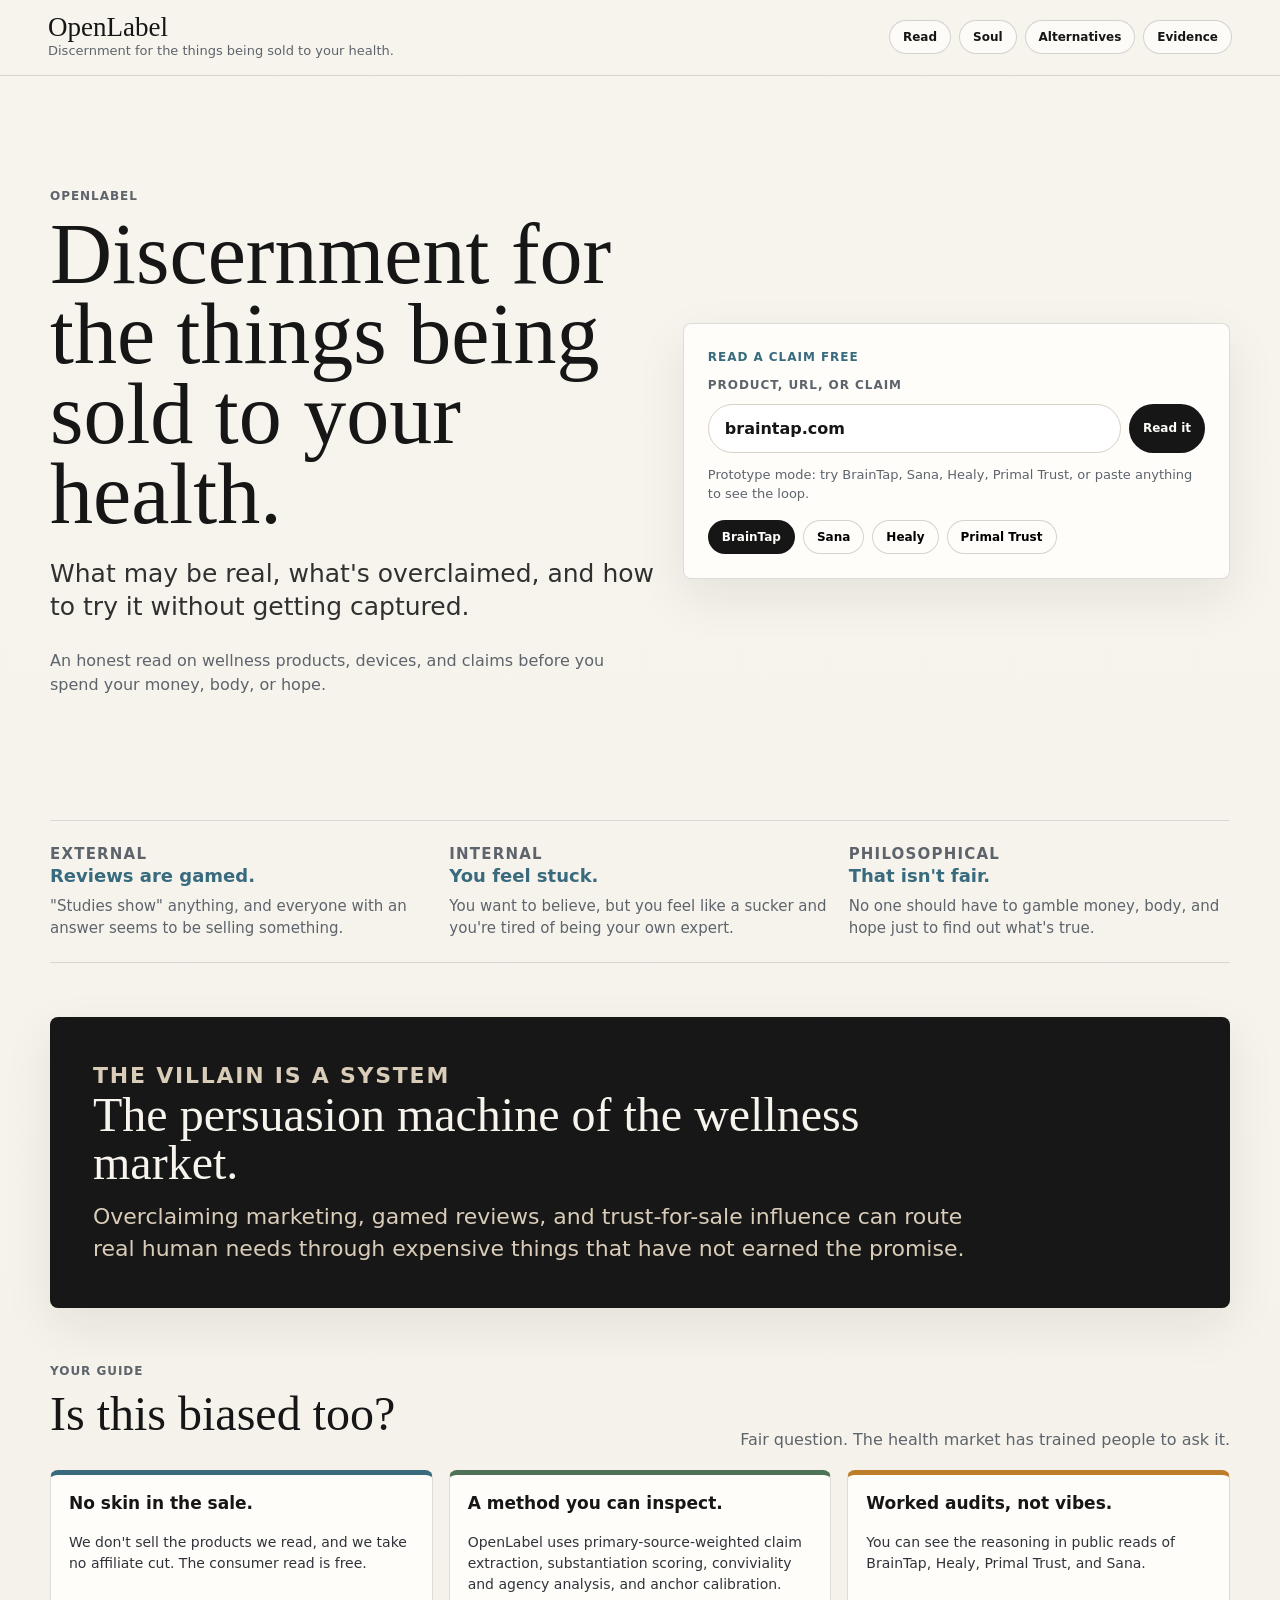
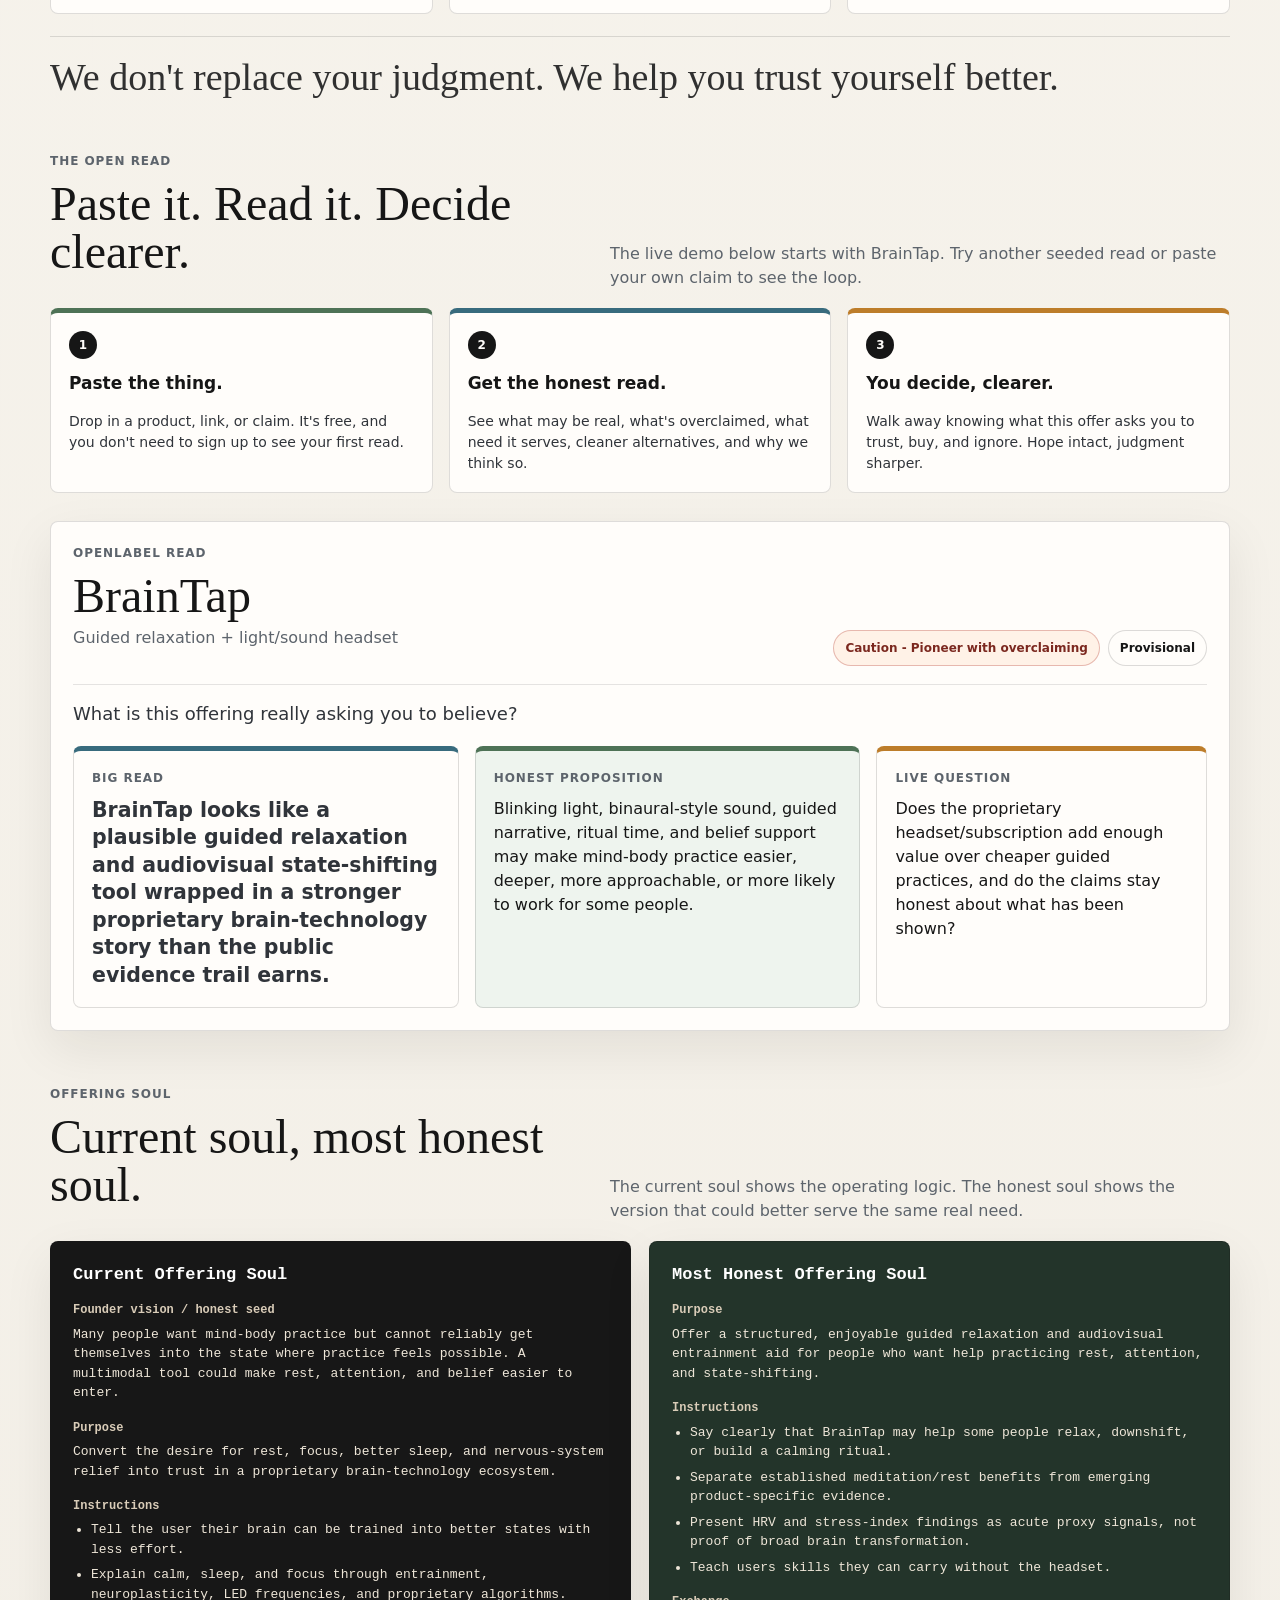
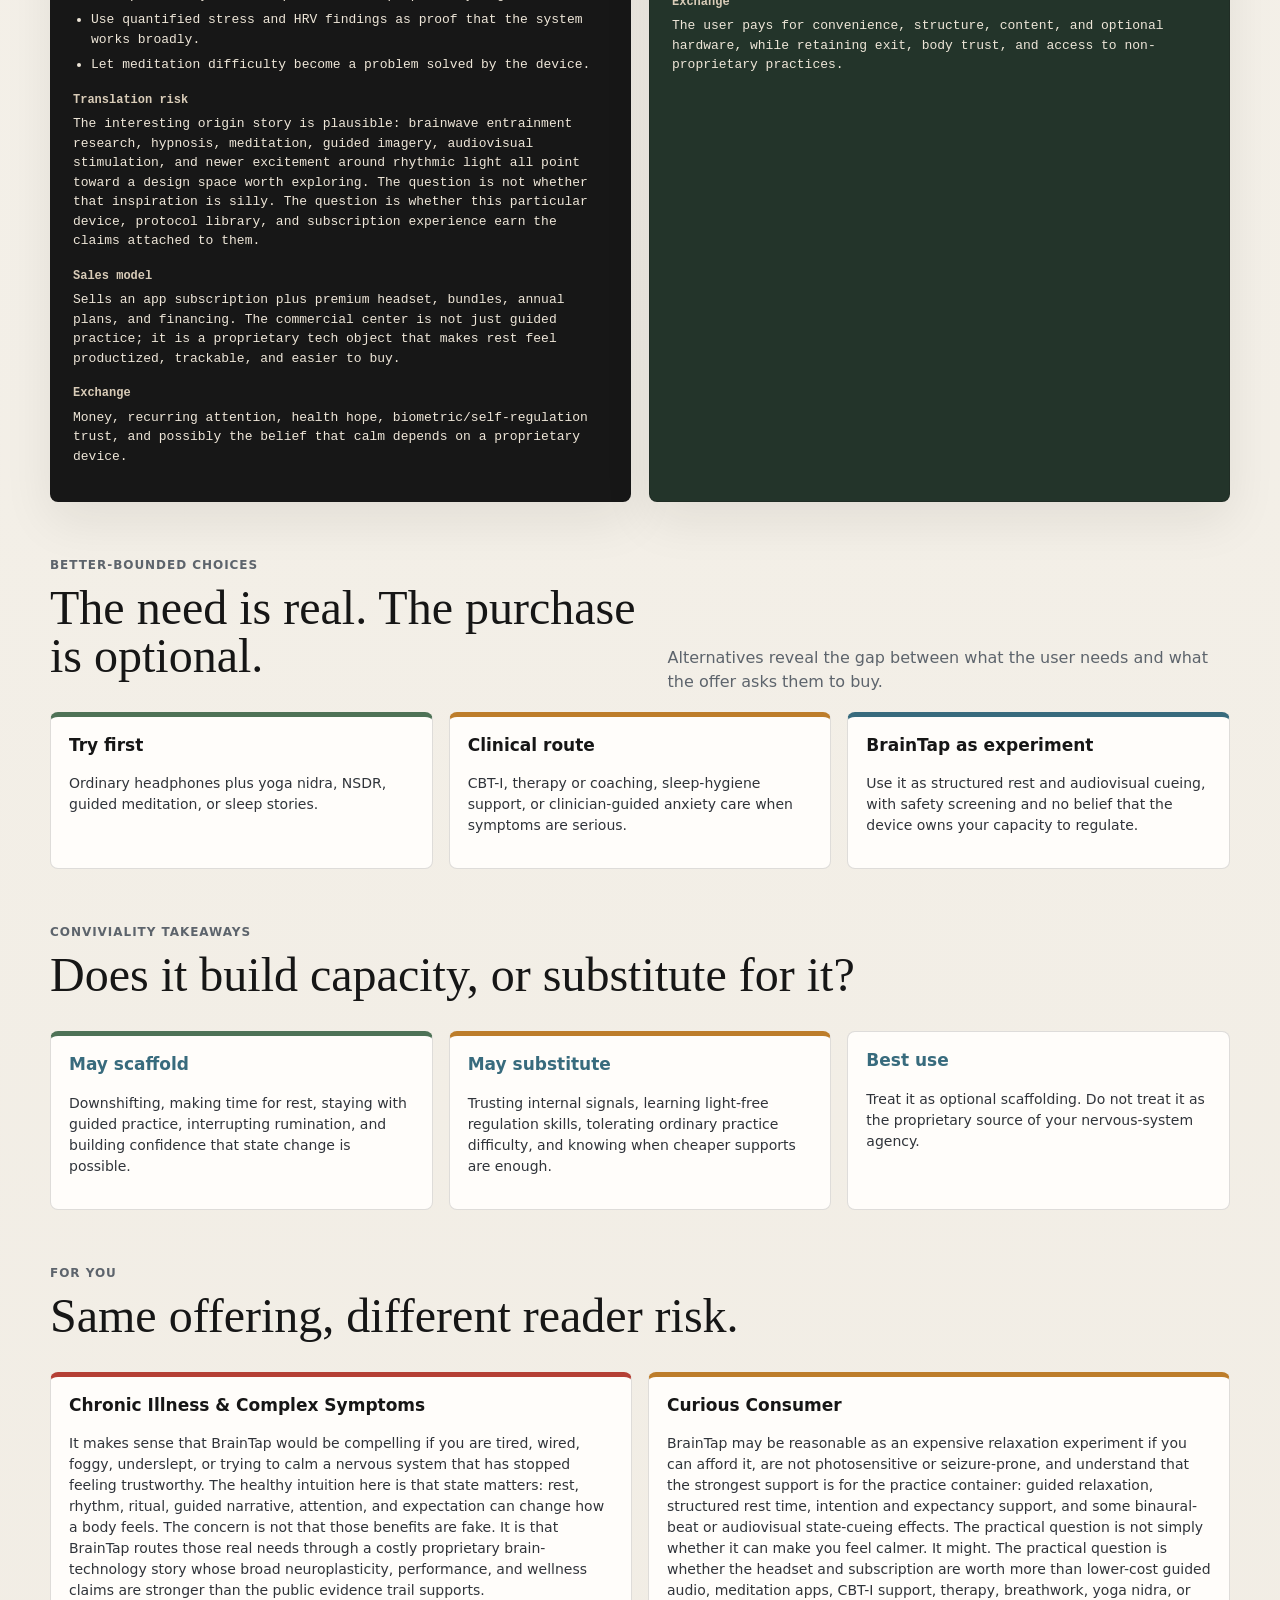
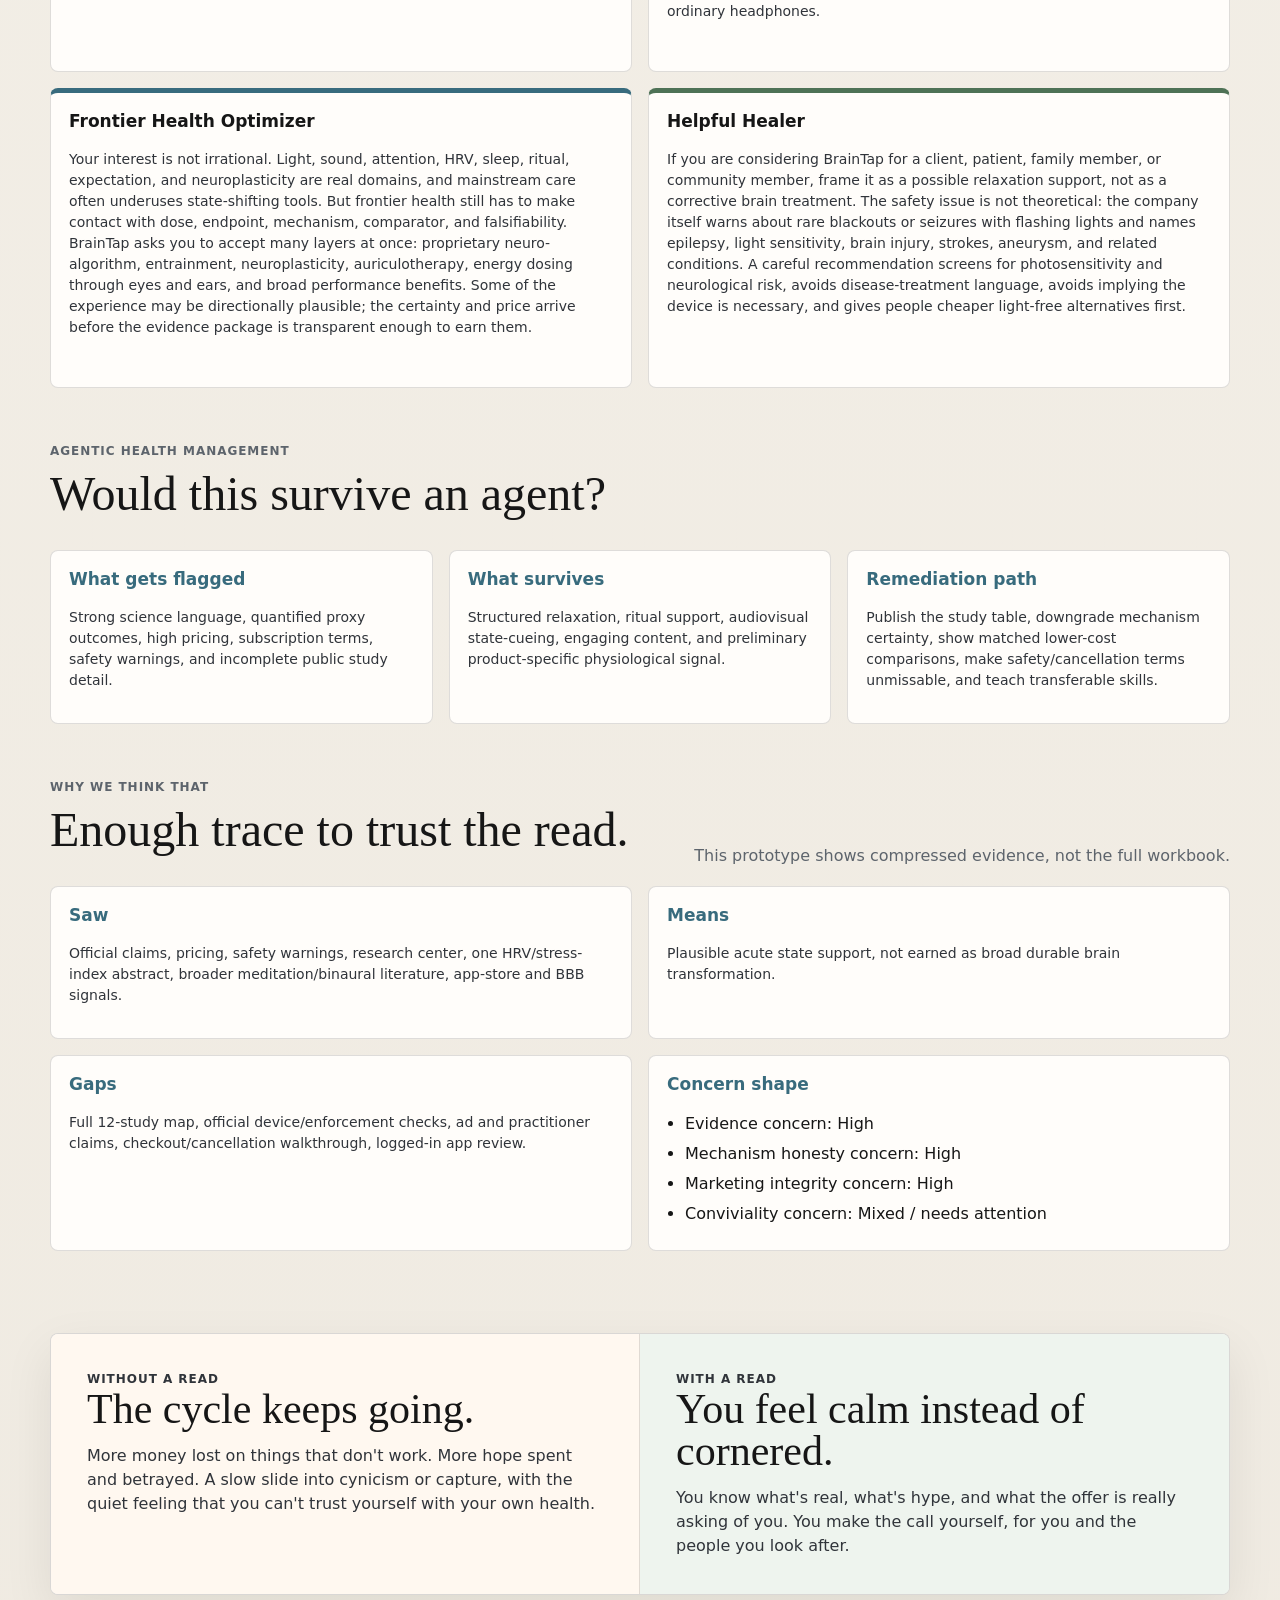
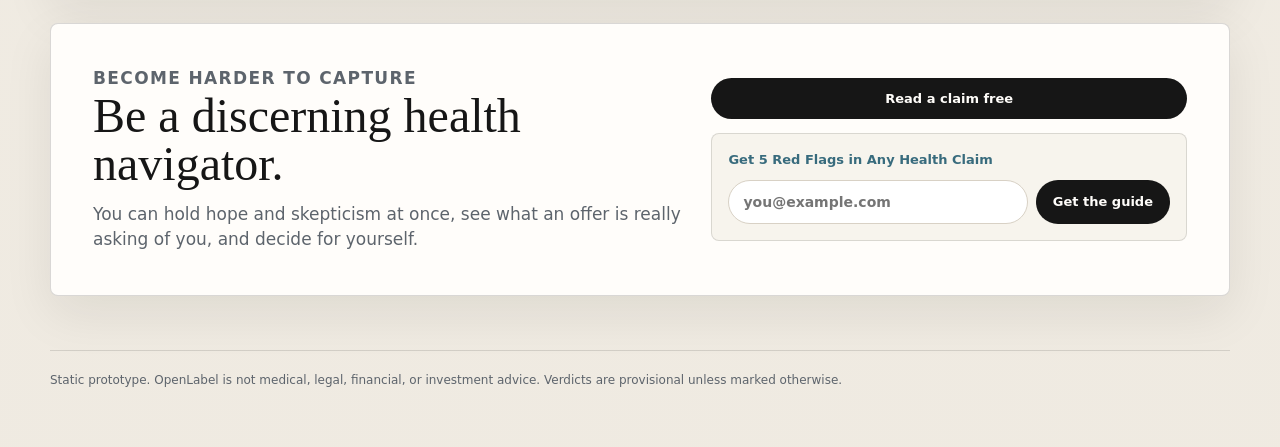
<file: ship/index.html>
<!doctype html>
<html lang="en">
  <head>
    <meta charset="utf-8">
    <meta name="viewport" content="width=device-width, initial-scale=1">
    <title>OpenLabel - Product Read</title>
    <link rel="stylesheet" href="styles.css">
  </head>
  <body>
    <div class="app-shell">
      <header class="topbar">
        <a class="brand" href="./" aria-label="OpenLabel home">
          <span class="brand-mark">OpenLabel</span>
          <span class="brand-line">Discernment for the things being sold to your health.</span>
        </a>
        <nav class="nav" aria-label="Page sections">
          <a href="#read">Read</a>
          <a href="#soul">Soul</a>
          <a href="#choices">Alternatives</a>
          <a href="#evidence">Evidence</a>
        </nav>
      </header>

      <main>
        <section class="hero" aria-labelledby="page-title">
          <div class="hero-copy">
            <p class="kicker">OpenLabel</p>
            <h1 id="page-title">Discernment for the things being sold to your health.</h1>
            <p class="lede">What may be real, what's overclaimed, and how to try it without getting captured.</p>
            <p class="hero-note">An honest read on wellness products, devices, and claims before you spend your money, body, or hope.</p>
          </div>

          <section class="lookup-card" aria-label="Product lookup">
            <p class="kicker">Read a claim free</p>
            <label for="lookup">Product, URL, or claim</label>
            <div class="lookup-row">
              <input id="lookup" autocomplete="off" value="braintap.com" aria-describedby="lookup-help">
              <button id="lookup-button" type="button">Read it</button>
            </div>
            <p id="lookup-help">Prototype mode: try BrainTap, Sana, Healy, Primal Trust, or paste anything to see the loop.</p>
            <div class="sample-row" aria-label="Seeded examples">
              <button class="sample-button" type="button" data-target="braintap">BrainTap</button>
              <button class="sample-button" type="button" data-target="sana">Sana</button>
              <button class="sample-button" type="button" data-target="healy">Healy</button>
              <button class="sample-button" type="button" data-target="primal-trust">Primal Trust</button>
            </div>
          </section>
        </section>

        <section class="story-strip" aria-label="The problem OpenLabel helps with">
          <article>
            <p class="kicker">External</p>
            <h2>Reviews are gamed.</h2>
            <p>"Studies show" anything, and everyone with an answer seems to be selling something.</p>
          </article>
          <article>
            <p class="kicker">Internal</p>
            <h2>You feel stuck.</h2>
            <p>You want to believe, but you feel like a sucker and you're tired of being your own expert.</p>
          </article>
          <article>
            <p class="kicker">Philosophical</p>
            <h2>That isn't fair.</h2>
            <p>No one should have to gamble money, body, and hope just to find out what's true.</p>
          </article>
        </section>

        <section class="villain-band" aria-labelledby="villain-title">
          <p class="kicker">The villain is a system</p>
          <h2 id="villain-title">The persuasion machine of the wellness market.</h2>
          <p>Overclaiming marketing, gamed reviews, and trust-for-sale influence can route real human needs through expensive things that have not earned the promise.</p>
        </section>

        <section class="guide-section section" aria-labelledby="guide-title">
          <div class="section-head">
            <div>
              <p class="kicker">Your guide</p>
              <h2 id="guide-title">Is this biased too?</h2>
            </div>
            <p>Fair question. The health market has trained people to ask it.</p>
          </div>
          <div class="guide-grid">
            <article class="guide-card">
              <h3>No skin in the sale.</h3>
              <p>We don't sell the products we read, and we take no affiliate cut. The consumer read is free.</p>
            </article>
            <article class="guide-card">
              <h3>A method you can inspect.</h3>
              <p>OpenLabel uses primary-source-weighted claim extraction, substantiation scoring, conviviality and agency analysis, and anchor calibration.</p>
            </article>
            <article class="guide-card">
              <h3>Worked audits, not vibes.</h3>
              <p>You can see the reasoning in public reads of BrainTap, Healy, Primal Trust, and Sana.</p>
            </article>
          </div>
          <p class="guide-promise">We don't replace your judgment. We help you trust yourself better.</p>
        </section>

        <section class="plan-section section" aria-labelledby="plan-title">
          <div class="section-head">
            <div>
              <p class="kicker">The Open Read</p>
              <h2 id="plan-title">Paste it. Read it. Decide clearer.</h2>
            </div>
            <p>The live demo below starts with BrainTap. Try another seeded read or paste your own claim to see the loop.</p>
          </div>
          <div class="plan-grid">
            <article class="plan-card">
              <span>1</span>
              <h3>Paste the thing.</h3>
              <p>Drop in a product, link, or claim. It's free, and you don't need to sign up to see your first read.</p>
            </article>
            <article class="plan-card">
              <span>2</span>
              <h3>Get the honest read.</h3>
              <p>See what may be real, what's overclaimed, what need it serves, cleaner alternatives, and why we think so.</p>
            </article>
            <article class="plan-card">
              <span>3</span>
              <h3>You decide, clearer.</h3>
              <p>Walk away knowing what this offer asks you to trust, buy, and ignore. Hope intact, judgment sharper.</p>
            </article>
          </div>
        </section>

        <section class="result-shell" id="read" aria-live="polite">
          <div class="result-head">
            <div>
              <p class="kicker">OpenLabel read</p>
              <h2 id="product-name">BrainTap</h2>
              <p id="product-category" class="muted">Guided relaxation + light/sound headset</p>
            </div>
            <div class="status-stack">
              <span class="pill warning" id="verdict-pill">Caution - Pioneer with overclaiming</span>
              <span class="pill" id="coverage-pill">Provisional</span>
            </div>
          </div>
          <p class="result-framing">What is this offering really asking you to believe?</p>

          <div class="answer-grid">
            <article class="answer-card big-read-card">
              <p class="kicker">Big Read</p>
              <p id="big-read" class="big-read"></p>
            </article>
            <article class="answer-card honest-card">
              <p class="kicker">Honest Proposition</p>
              <p id="honest-proposition"></p>
            </article>
            <article class="answer-card live-card">
              <p class="kicker">Live Question</p>
              <p id="live-question"></p>
            </article>
          </div>
        </section>

        <section class="section" id="soul">
          <div class="section-head">
            <div>
              <p class="kicker">Offering Soul</p>
              <h2>Current soul, most honest soul.</h2>
            </div>
            <p>The current soul shows the operating logic. The honest soul shows the version that could better serve the same real need.</p>
          </div>
          <div class="soul-grid">
            <article class="soul-card">
              <h3>Current Offering Soul</h3>
              <h4>Founder vision / honest seed</h4>
              <p id="current-seed"></p>
              <h4>Purpose</h4>
              <p id="current-purpose"></p>
              <h4>Instructions</h4>
              <ul id="current-instructions"></ul>
              <h4>Translation risk</h4>
              <p id="current-translation"></p>
              <h4>Sales model</h4>
              <p id="current-sales"></p>
              <h4>Exchange</h4>
              <p id="current-exchange"></p>
            </article>

            <article class="soul-card honest-soul">
              <h3>Most Honest Offering Soul</h3>
              <h4>Purpose</h4>
              <p id="honest-purpose"></p>
              <h4>Instructions</h4>
              <ul id="honest-instructions"></ul>
              <h4>Exchange</h4>
              <p id="honest-exchange"></p>
            </article>
          </div>
        </section>

        <section class="section" id="choices">
          <div class="section-head">
            <div>
              <p class="kicker">Better-bounded choices</p>
              <h2>The need is real. The purchase is optional.</h2>
            </div>
            <p>Alternatives reveal the gap between what the user needs and what the offer asks them to buy.</p>
          </div>
          <div class="alt-grid" id="alternatives"></div>
        </section>

        <section class="section">
          <div class="section-head">
            <div>
              <p class="kicker">Conviviality Takeaways</p>
              <h2>Does it build capacity, or substitute for it?</h2>
            </div>
          </div>
          <div class="takeaway-grid">
            <article class="takeaway-card good">
              <h3>May scaffold</h3>
              <p id="scaffolds"></p>
            </article>
            <article class="takeaway-card caution">
              <h3>May substitute</h3>
              <p id="substitutes"></p>
            </article>
            <article class="takeaway-card">
              <h3>Best use</h3>
              <p id="best-use"></p>
            </article>
          </div>
        </section>

        <section class="section panel-section">
          <div class="section-head">
            <div>
              <p class="kicker">For You</p>
              <h2>Same offering, different reader risk.</h2>
            </div>
          </div>
          <div class="reader-grid" id="reader-panels"></div>
        </section>

        <section class="section agent-section">
          <div class="section-head">
            <div>
              <p class="kicker">Agentic Health Management</p>
              <h2>Would this survive an agent?</h2>
            </div>
          </div>
          <div class="agent-grid">
            <article class="agent-card">
              <h3>What gets flagged</h3>
              <p id="agent-flags"></p>
            </article>
            <article class="agent-card">
              <h3>What survives</h3>
              <p id="agent-survives"></p>
            </article>
            <article class="agent-card">
              <h3>Remediation path</h3>
              <p id="agent-remediation"></p>
            </article>
          </div>
        </section>

        <section class="section evidence-section" id="evidence">
          <div class="section-head">
            <div>
              <p class="kicker">Why we think that</p>
              <h2>Enough trace to trust the read.</h2>
            </div>
            <p>This prototype shows compressed evidence, not the full workbook.</p>
          </div>
          <div class="evidence-grid">
            <article class="evidence-card">
              <h3>Saw</h3>
              <p id="saw"></p>
            </article>
            <article class="evidence-card">
              <h3>Means</h3>
              <p id="means"></p>
            </article>
            <article class="evidence-card">
              <h3>Gaps</h3>
              <p id="gaps"></p>
            </article>
            <article class="evidence-card">
              <h3>Concern shape</h3>
              <ul id="concerns"></ul>
            </article>
          </div>
        </section>

        <section class="contrast-band" aria-label="What changes with OpenLabel">
          <article>
            <p class="kicker">Without a read</p>
            <h2>The cycle keeps going.</h2>
            <p>More money lost on things that don't work. More hope spent and betrayed. A slow slide into cynicism or capture, with the quiet feeling that you can't trust yourself with your own health.</p>
          </article>
          <article>
            <p class="kicker">With a read</p>
            <h2>You feel calm instead of cornered.</h2>
            <p>You know what's real, what's hype, and what the offer is really asking of you. You make the call yourself, for you and the people you look after.</p>
          </article>
        </section>

        <section class="close-section" aria-labelledby="close-title">
          <div>
            <p class="kicker">Become harder to capture</p>
            <h2 id="close-title">Be a discerning health navigator.</h2>
            <p>You can hold hope and skepticism at once, see what an offer is really asking of you, and decide for yourself.</p>
          </div>
          <div class="close-actions">
            <a class="primary-cta" href="#lookup">Read a claim free</a>
            <form class="magnet-form" action="#" aria-label="Email guide signup">
              <label for="email-magnet">Get 5 Red Flags in Any Health Claim</label>
              <div>
                <input id="email-magnet" type="email" placeholder="you@example.com" aria-label="Email address">
                <button type="submit">Get the guide</button>
              </div>
            </form>
          </div>
        </section>
      </main>

      <footer class="footer">
        <p>Static prototype. OpenLabel is not medical, legal, financial, or investment advice. Verdicts are provisional unless marked otherwise.</p>
      </footer>
    </div>
    <script src="app.js"></script>
  </body>
</html>
</file>
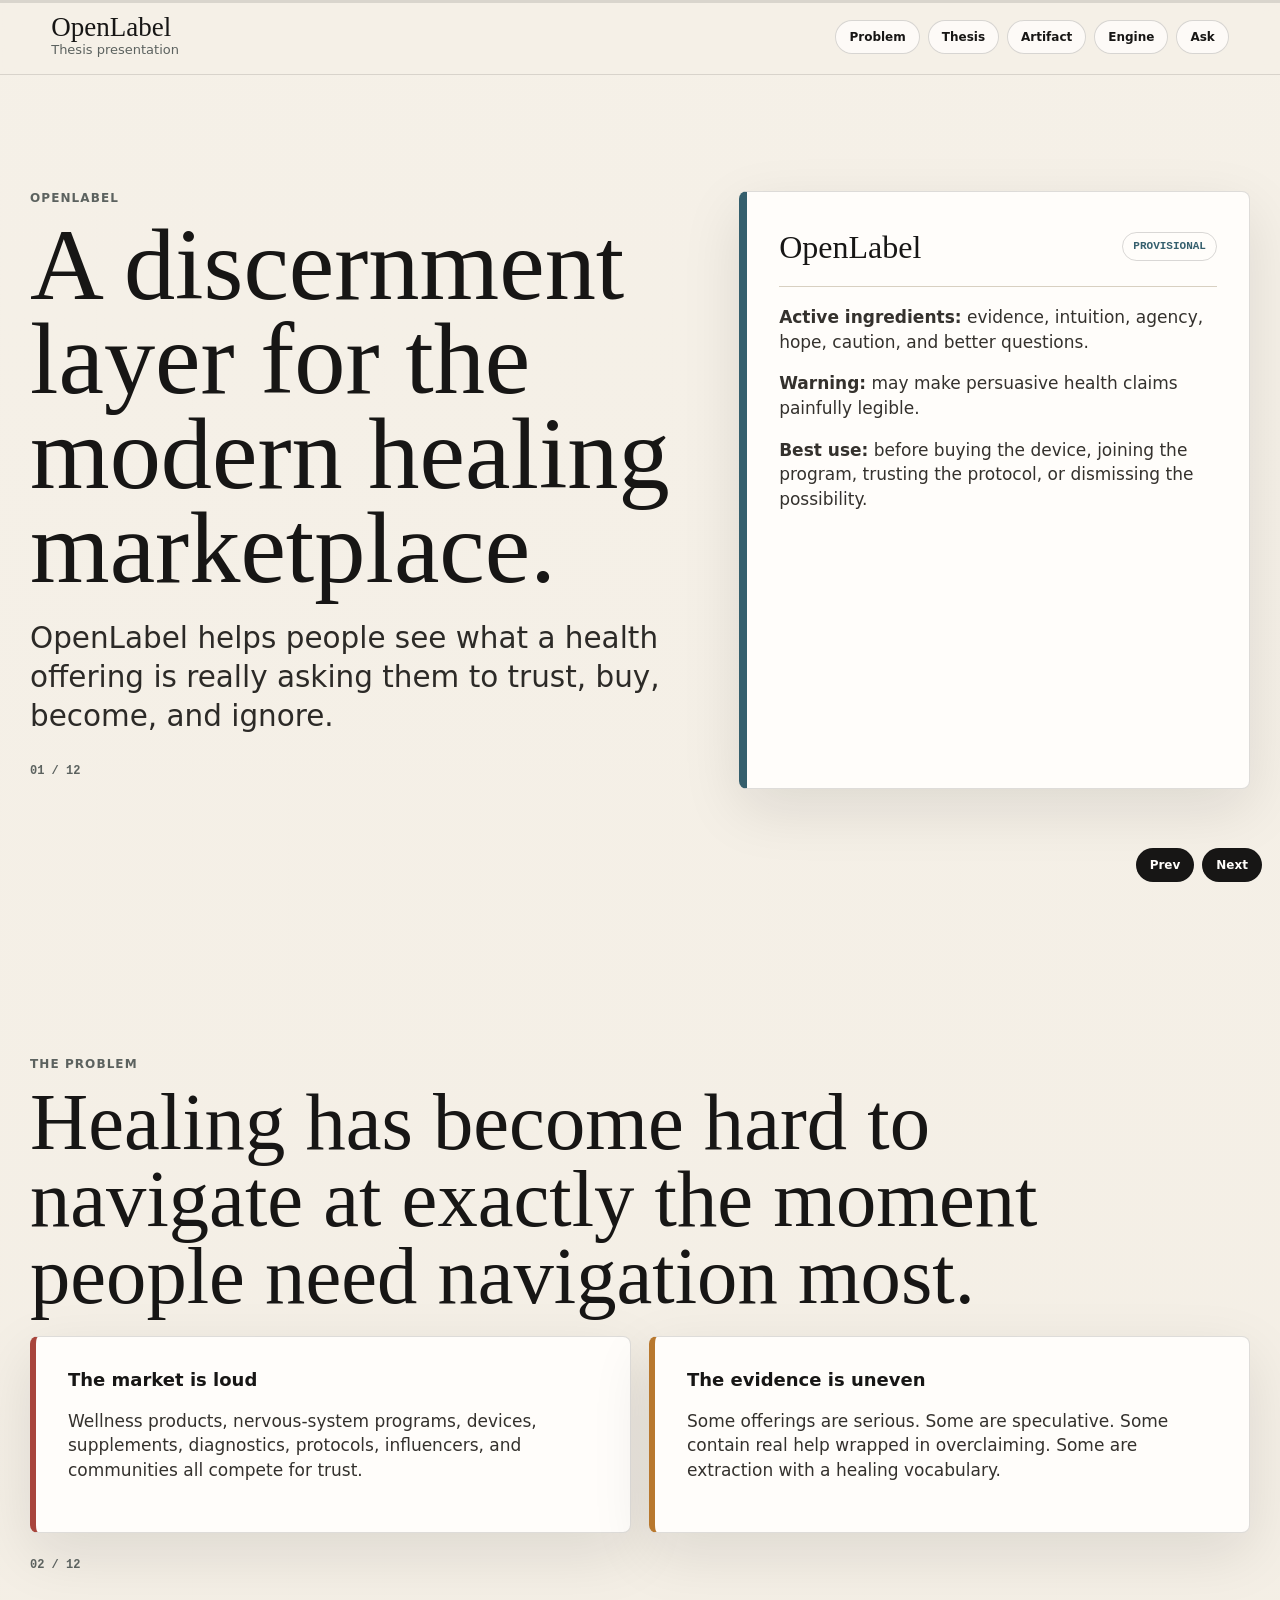
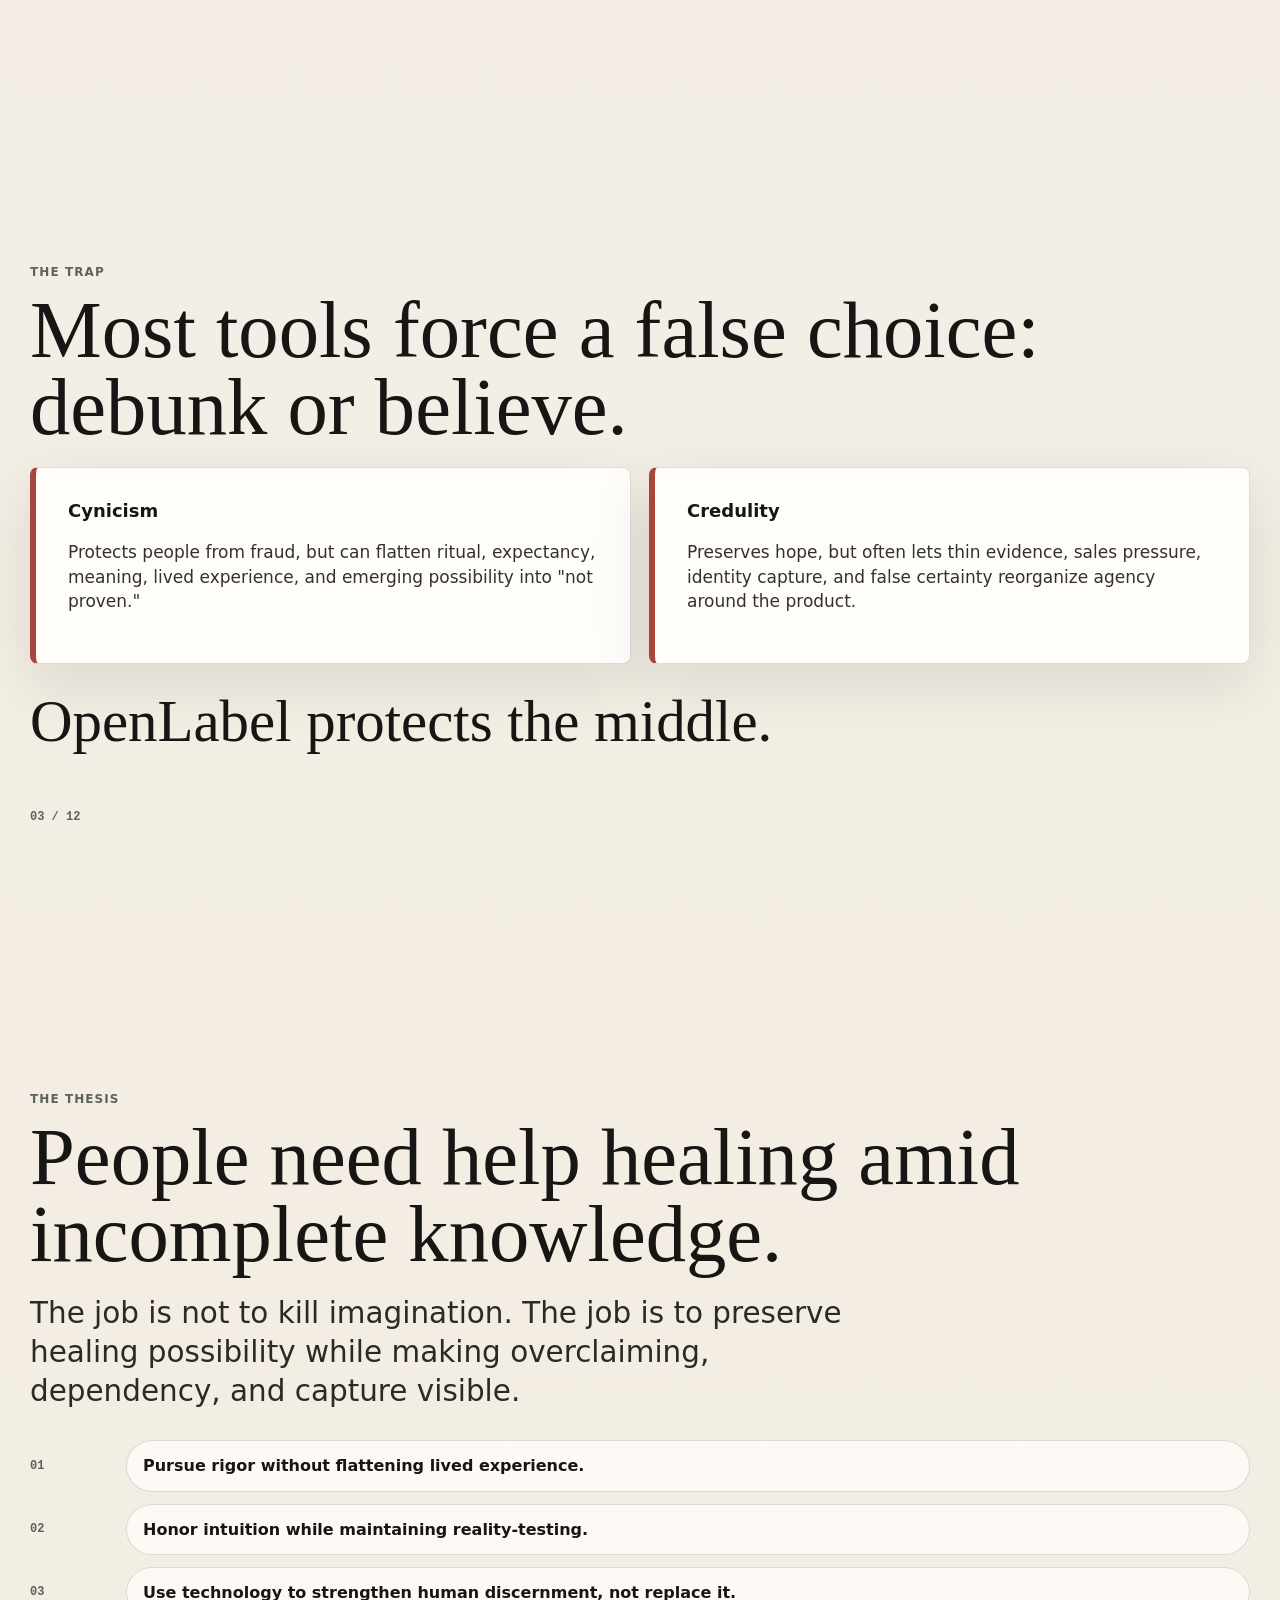
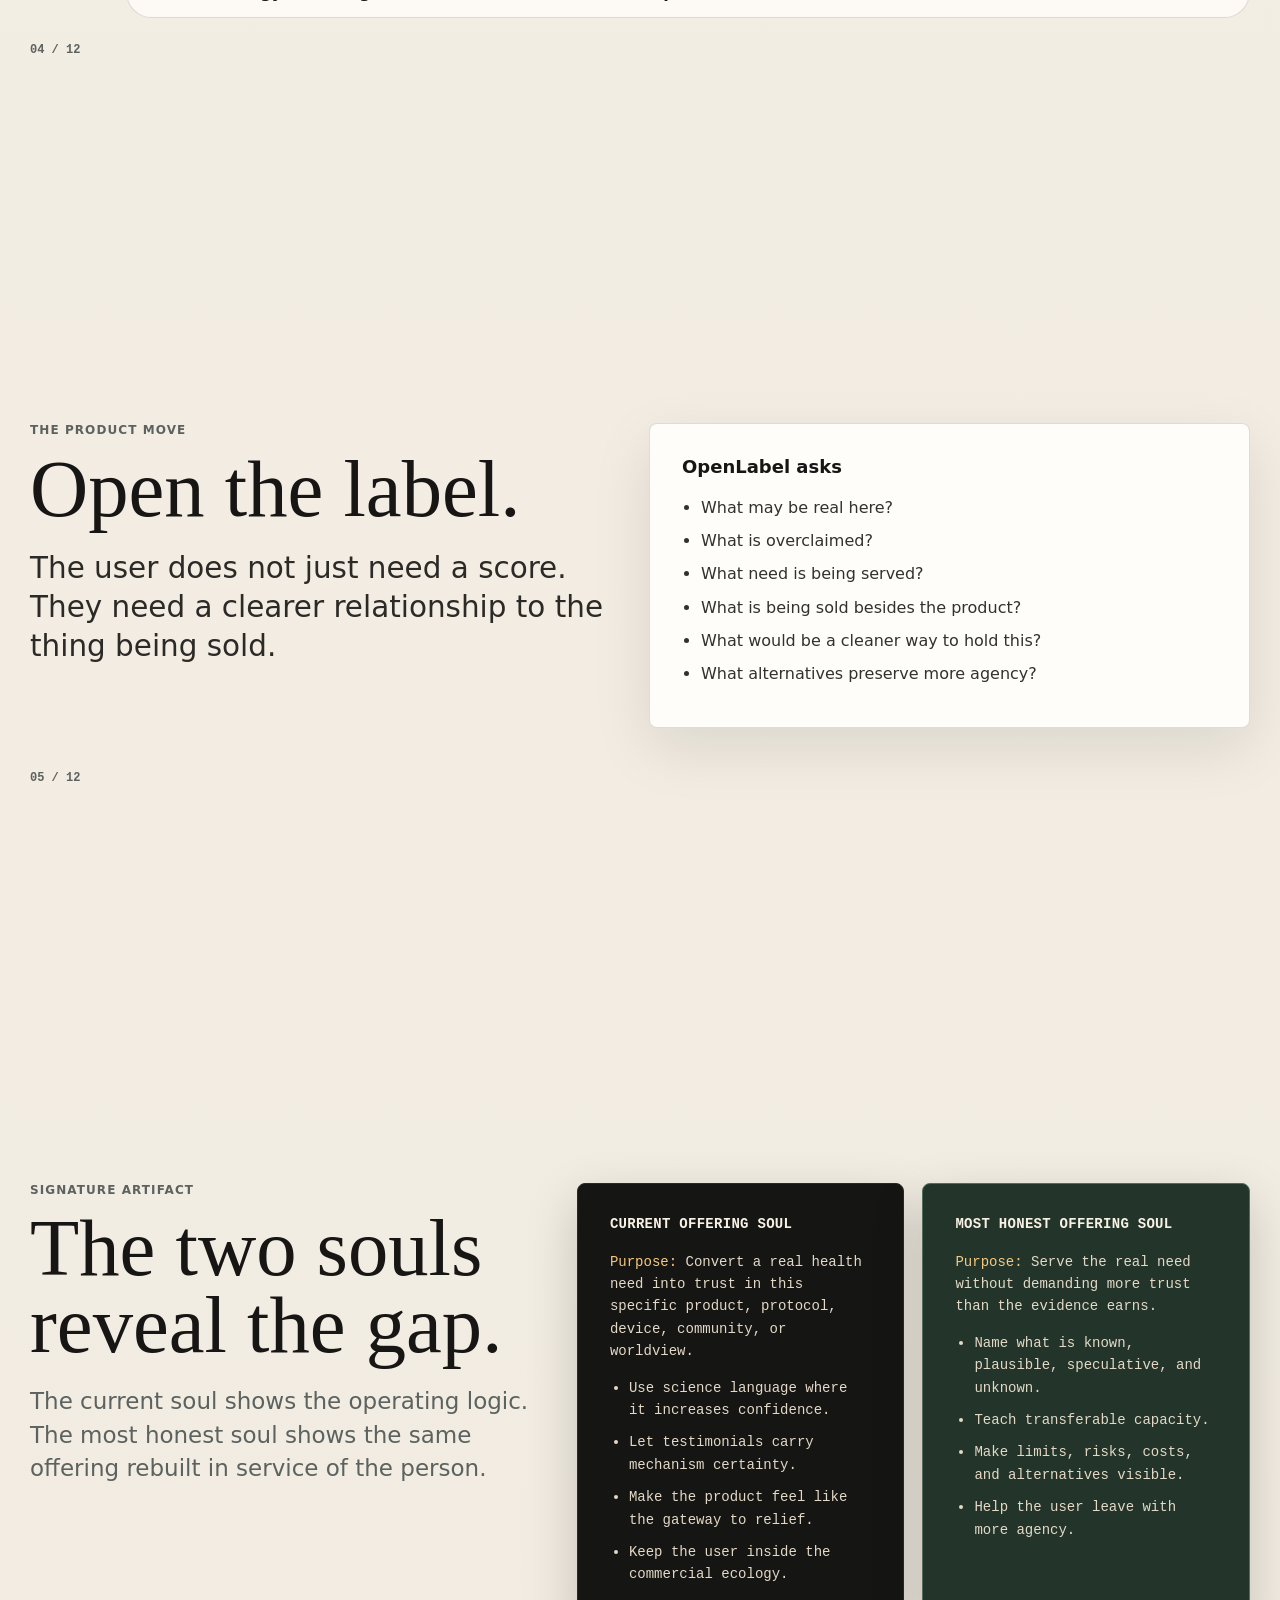
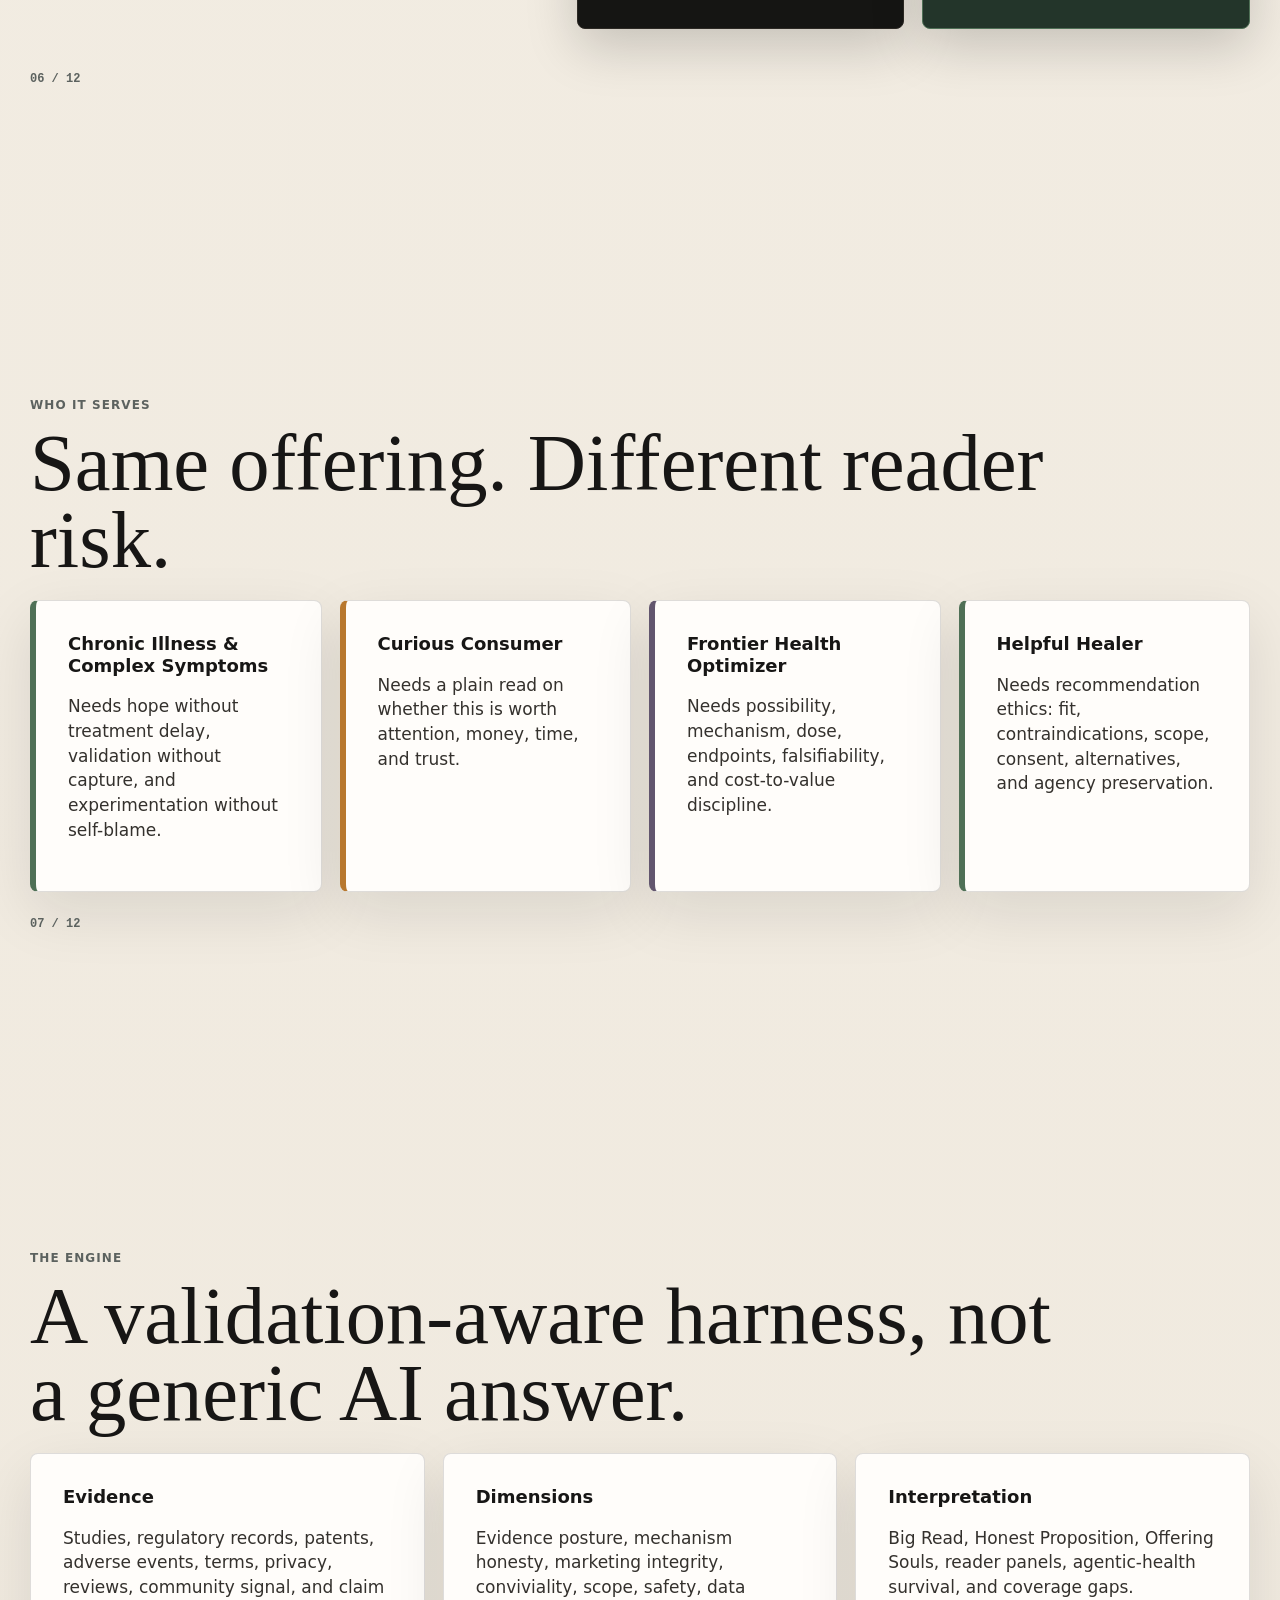
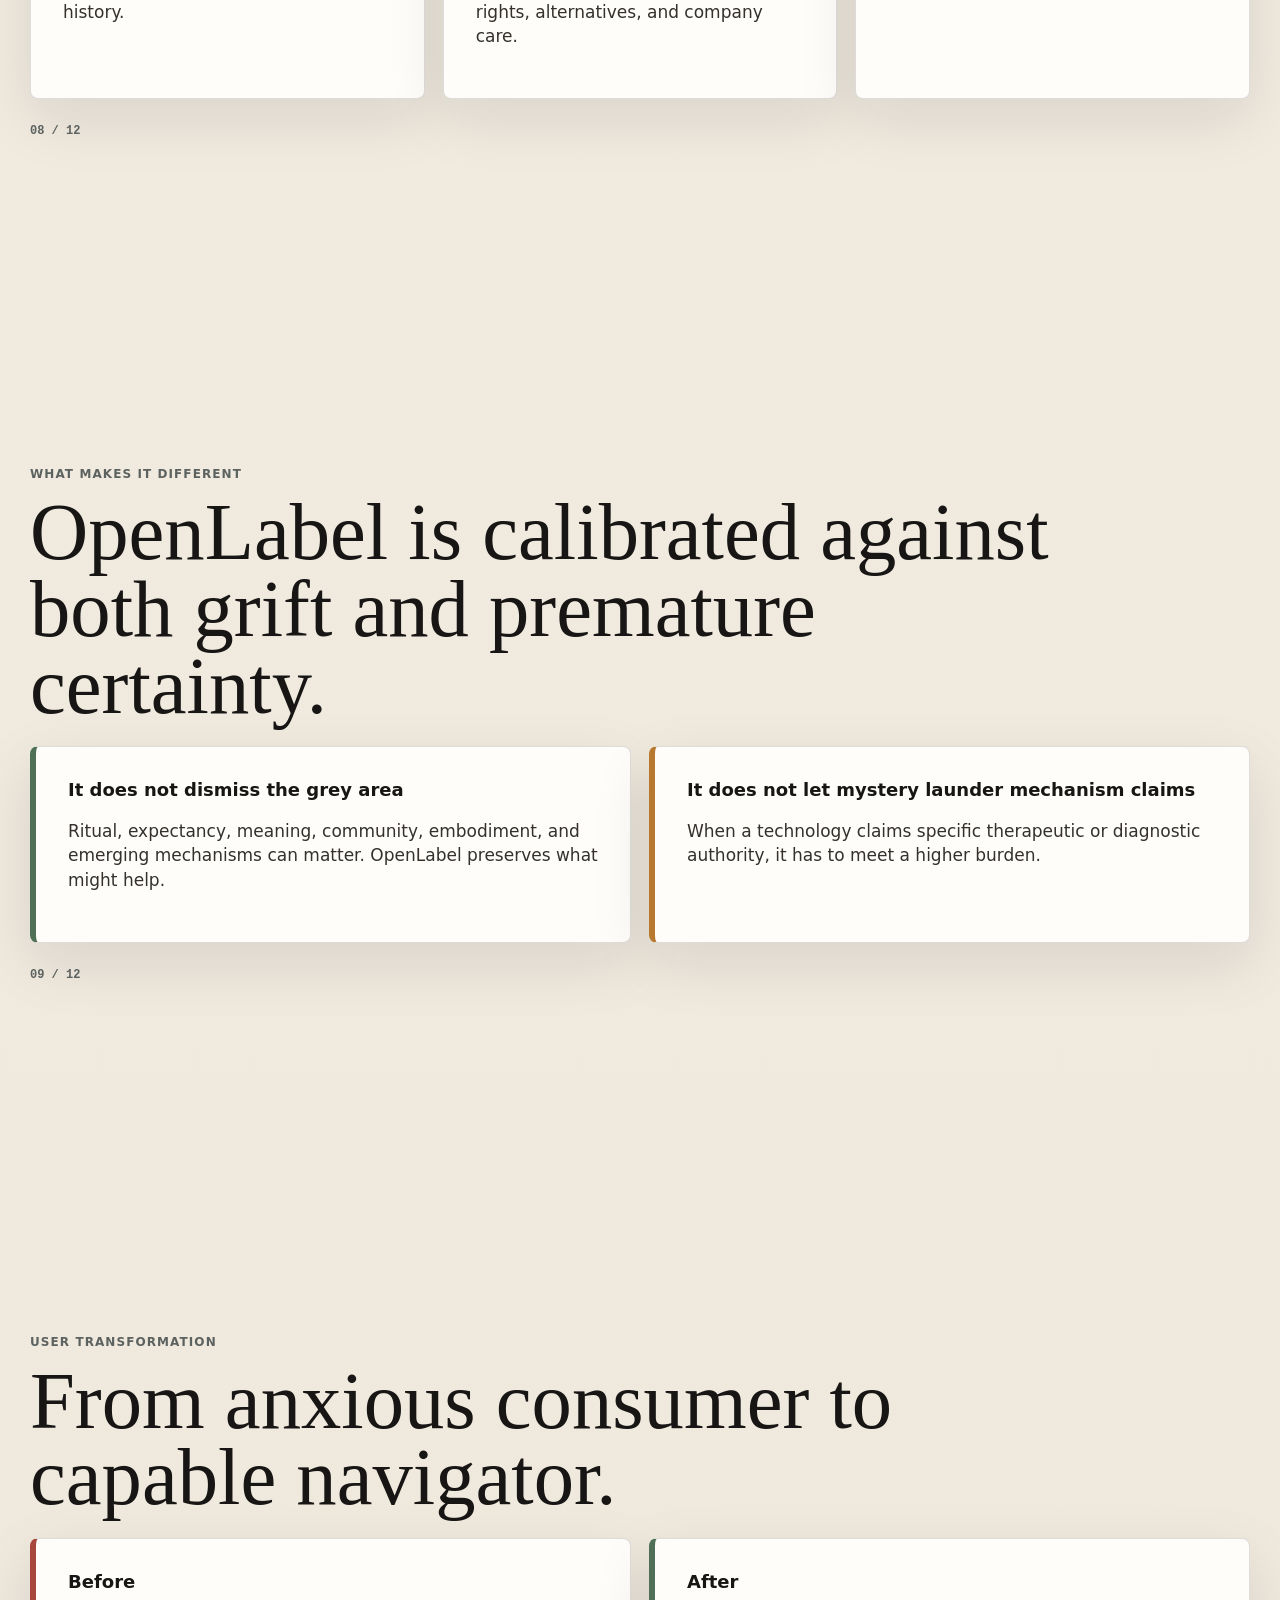
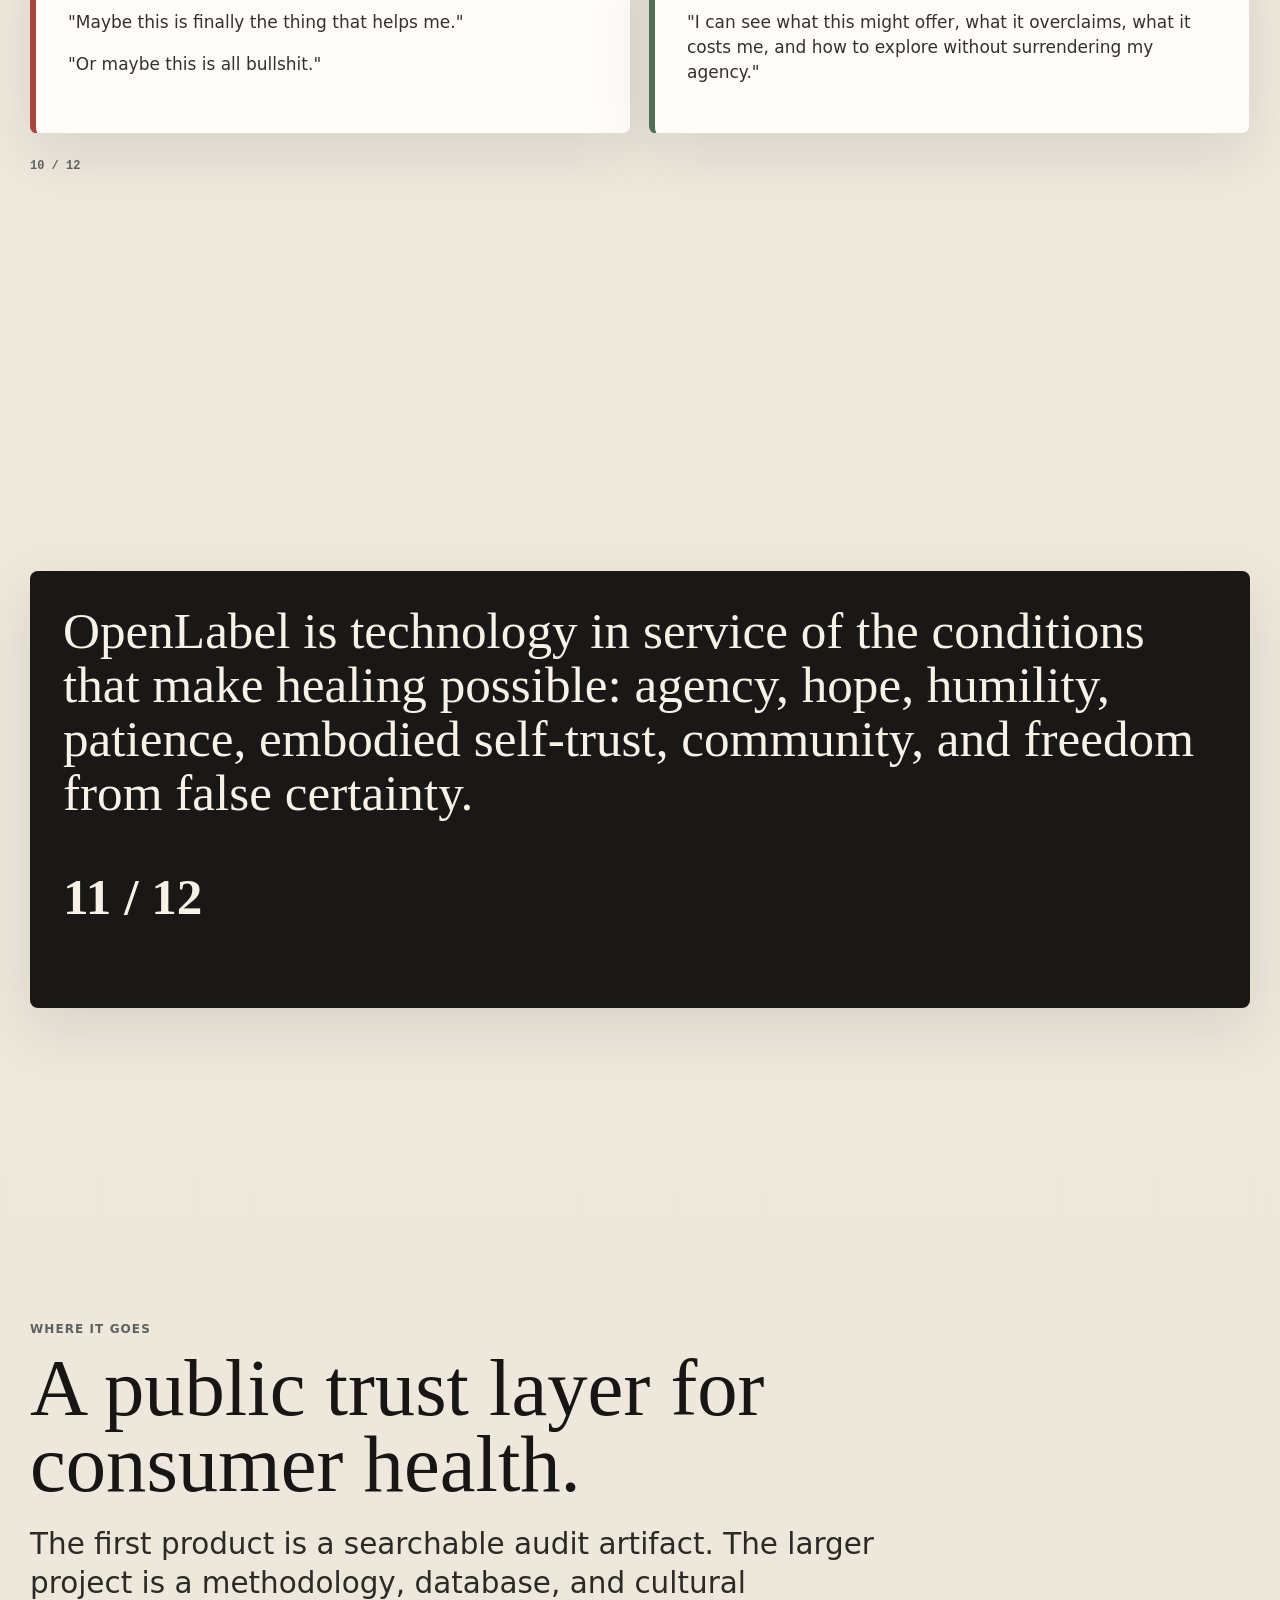
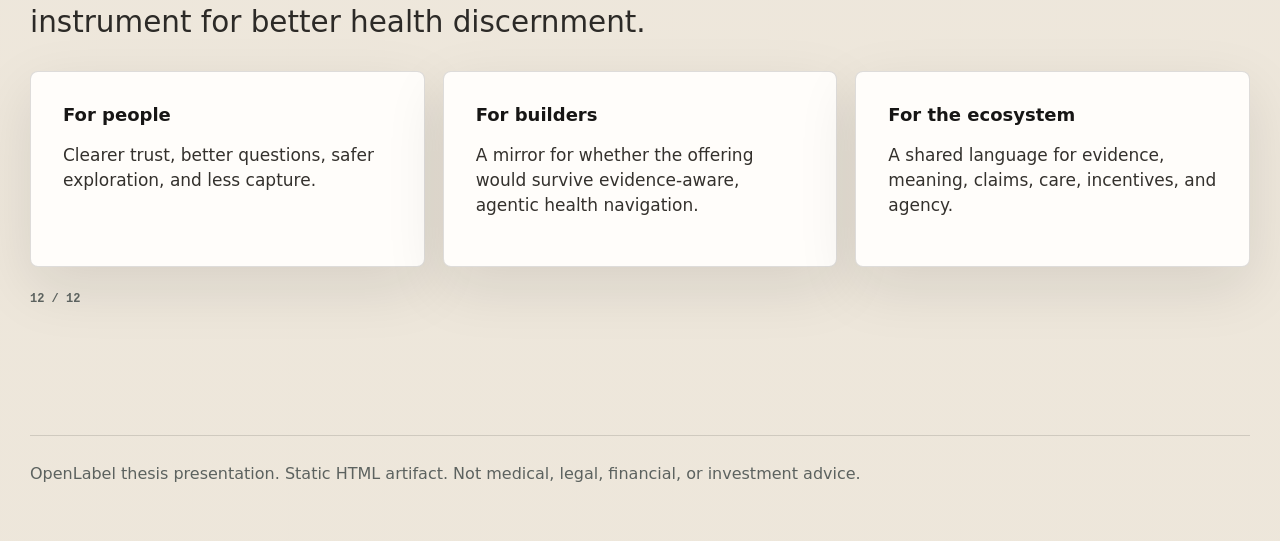
<file: ship/thesis.html>
<!doctype html>
<html lang="en">
  <head>
    <meta charset="utf-8">
    <meta name="viewport" content="width=device-width, initial-scale=1">
    <title>OpenLabel Thesis Presentation</title>
    <style>
      :root {
        color-scheme: light;
        --ink: #171615;
        --muted: #5c625f;
        --paper: #f5f0e7;
        --surface: #fffdfa;
        --line: #d8d0c1;
        --accent: #355f6d;
        --green: #4f7056;
        --red: #a8453c;
        --amber: #b8782e;
        --violet: #62566e;
        --shadow: 0 20px 60px rgba(24, 20, 16, 0.1);
        --sans: Inter, ui-sans-serif, system-ui, -apple-system, BlinkMacSystemFont, "Segoe UI", sans-serif;
        --serif: Georgia, "Times New Roman", serif;
        --mono: "SFMono-Regular", Consolas, "Liberation Mono", Menlo, monospace;
      }

      * {
        box-sizing: border-box;
      }

      html {
        scroll-behavior: smooth;
      }

      body {
        margin: 0;
        background:
          linear-gradient(180deg, rgba(245, 240, 231, 0.98), rgba(237, 230, 218, 0.98)),
          repeating-linear-gradient(90deg, rgba(23, 22, 21, 0.026) 0 1px, transparent 1px 96px);
        color: var(--ink);
        font-family: var(--sans);
        line-height: 1.45;
      }

      a {
        color: inherit;
      }

      .deck-nav {
        align-items: center;
        background: rgba(245, 240, 231, 0.94);
        backdrop-filter: blur(14px);
        border-bottom: 1px solid rgba(23, 22, 21, 0.13);
        display: flex;
        gap: 18px;
        justify-content: space-between;
        padding: 14px clamp(18px, 4vw, 54px);
        position: sticky;
        top: 0;
        z-index: 10;
      }

      .brand {
        display: grid;
        text-decoration: none;
      }

      .brand strong {
        font-family: var(--serif);
        font-size: 27px;
        font-weight: 500;
        line-height: 1;
      }

      .brand span {
        color: var(--muted);
        font-size: 13px;
      }

      .nav-links {
        display: flex;
        flex-wrap: wrap;
        gap: 8px;
        justify-content: flex-end;
      }

      .nav-links a,
      .slide-jump {
        background: rgba(255, 253, 250, 0.8);
        border: 1px solid rgba(23, 22, 21, 0.16);
        border-radius: 999px;
        cursor: pointer;
        font: 850 12px/1 var(--sans);
        padding: 10px 13px;
        text-decoration: none;
      }

      .progress {
        background: rgba(23, 22, 21, 0.12);
        height: 3px;
        left: 0;
        position: fixed;
        right: 0;
        top: 0;
        z-index: 30;
      }

      .progress-bar {
        background: var(--accent);
        height: 100%;
        transform-origin: left center;
        width: 0%;
      }

      main {
        margin: 0 auto;
        width: min(1220px, calc(100% - 36px));
      }

      .slide {
        align-items: center;
        display: grid;
        min-height: calc(100vh - 70px);
        padding: 58px 0;
      }

      .slide-inner {
        width: 100%;
      }

      .eyebrow {
        color: var(--muted);
        font: 900 12px/1.2 var(--sans);
        letter-spacing: 0.09em;
        margin: 0 0 13px;
        text-transform: uppercase;
      }

      h1,
      h2,
      h3,
      p {
        margin-top: 0;
      }

      h1 {
        font-family: var(--serif);
        font-size: clamp(54px, 8vw, 108px);
        font-weight: 500;
        letter-spacing: 0;
        line-height: 0.92;
        margin-bottom: 24px;
        max-width: 1040px;
      }

      h2 {
        font-family: var(--serif);
        font-size: clamp(42px, 6.3vw, 82px);
        font-weight: 500;
        letter-spacing: 0;
        line-height: 0.95;
        margin-bottom: 22px;
        max-width: 1040px;
      }

      h3 {
        font-size: 18px;
        line-height: 1.2;
      }

      .lede {
        color: #2c2a27;
        font-size: clamp(21px, 2.3vw, 30px);
        line-height: 1.32;
        max-width: 860px;
      }

      .sublede {
        color: var(--muted);
        font-size: clamp(18px, 1.8vw, 23px);
        max-width: 790px;
      }

      .hero-grid,
      .split-grid,
      .artifact-grid,
      .audience-grid,
      .engine-grid {
        display: grid;
        gap: 18px;
      }

      .hero-grid {
        grid-template-columns: minmax(0, 1.15fr) minmax(320px, 0.85fr);
      }

      .split-grid {
        grid-template-columns: repeat(2, minmax(0, 1fr));
      }

      .artifact-grid {
        grid-template-columns: minmax(0, 0.88fr) minmax(0, 1.12fr);
      }

      .audience-grid {
        grid-template-columns: repeat(4, minmax(0, 1fr));
      }

      .engine-grid {
        grid-template-columns: repeat(3, minmax(0, 1fr));
      }

      .card,
      .label-card,
      .soul-card,
      .quote-card {
        background: var(--surface);
        border: 1px solid rgba(23, 22, 21, 0.14);
        border-radius: 8px;
        box-shadow: var(--shadow);
        padding: clamp(20px, 3vw, 32px);
      }

      .label-card {
        border-left: 8px solid var(--accent);
      }

      .label-title {
        align-items: center;
        border-bottom: 1px solid var(--line);
        display: flex;
        gap: 12px;
        justify-content: space-between;
        margin-bottom: 18px;
        padding-bottom: 16px;
      }

      .label-title strong {
        font-family: var(--serif);
        font-size: 32px;
        font-weight: 500;
      }

      .pill {
        border: 1px solid rgba(23, 22, 21, 0.16);
        border-radius: 999px;
        color: var(--accent);
        font: 900 11px/1 var(--mono);
        padding: 8px 10px;
        text-transform: uppercase;
      }

      .card p,
      .label-card p,
      .soul-card p,
      .quote-card p {
        color: #34312d;
        font-size: 17px;
      }

      .card ul,
      .soul-card ul {
        margin: 0;
        padding-left: 19px;
      }

      .card li,
      .soul-card li {
        color: #34312d;
        margin: 10px 0;
      }

      .bad {
        border-left: 6px solid var(--red);
      }

      .good {
        border-left: 6px solid var(--green);
      }

      .amber {
        border-left: 6px solid var(--amber);
      }

      .violet {
        border-left: 6px solid var(--violet);
      }

      .big-line {
        color: var(--ink);
        font-family: var(--serif);
        font-size: clamp(32px, 4.6vw, 64px);
        line-height: 1.02;
      }

      .path {
        display: grid;
        gap: 12px;
        margin-top: 28px;
      }

      .path-row {
        align-items: center;
        display: grid;
        gap: 12px;
        grid-template-columns: 84px minmax(0, 1fr);
      }

      .path-row span {
        color: var(--muted);
        font: 900 12px/1 var(--mono);
        text-transform: uppercase;
      }

      .path-row strong {
        background: rgba(255, 253, 250, 0.78);
        border: 1px solid rgba(23, 22, 21, 0.14);
        border-radius: 999px;
        display: block;
        padding: 13px 16px;
      }

      .soul-card {
        background: #151513;
        border-color: #2c2924;
        box-shadow: 0 18px 52px rgba(0, 0, 0, 0.18);
        color: #f8f1e6;
        font-family: var(--mono);
      }

      .soul-card h3 {
        color: #f8f1e6;
        font-family: var(--mono);
        font-size: 14px;
        letter-spacing: 0.02em;
        margin-bottom: 18px;
        text-transform: uppercase;
      }

      .soul-card p,
      .soul-card li {
        color: #e4d9c7;
        font: 14px/1.6 var(--mono);
      }

      .soul-card em {
        color: #f7c87f;
        font-style: normal;
      }

      .soul-card.honest {
        background: #23352a;
        border-color: #4f7056;
      }

      .slide-number {
        color: var(--muted);
        font: 900 12px/1 var(--mono);
        margin-top: 26px;
      }

      .quote-card {
        background: #191816;
        color: #f8f1e6;
      }

      .quote-card p {
        color: #f8f1e6;
        font-family: var(--serif);
        font-size: clamp(28px, 4vw, 54px);
        line-height: 1.05;
      }

      .footer {
        border-top: 1px solid rgba(23, 22, 21, 0.14);
        color: var(--muted);
        margin: 0 auto;
        padding: 26px 0 40px;
        width: min(1220px, calc(100% - 36px));
      }

      .controls {
        bottom: 18px;
        display: flex;
        gap: 8px;
        position: fixed;
        right: 18px;
        z-index: 12;
      }

      .slide-jump {
        background: var(--ink);
        color: var(--surface);
      }

      @media (max-width: 920px) {
        .hero-grid,
        .split-grid,
        .artifact-grid,
        .audience-grid,
        .engine-grid {
          grid-template-columns: 1fr;
        }

        .slide {
          min-height: auto;
          padding: 48px 0;
        }

        .nav-links {
          display: none;
        }
      }
    </style>
  </head>
  <body>
    <div class="progress" aria-hidden="true"><div class="progress-bar" id="progress-bar"></div></div>

    <header class="deck-nav">
      <a class="brand" href="./" aria-label="OpenLabel home">
        <strong>OpenLabel</strong>
        <span>Thesis presentation</span>
      </a>
      <nav class="nav-links" aria-label="Presentation sections">
        <a href="#problem">Problem</a>
        <a href="#thesis">Thesis</a>
        <a href="#artifact">Artifact</a>
        <a href="#engine">Engine</a>
        <a href="#ask">Ask</a>
      </nav>
    </header>

    <main>
      <section class="slide" id="cover" data-slide>
        <div class="slide-inner hero-grid">
          <div>
            <p class="eyebrow">OpenLabel</p>
            <h1>A discernment layer for the modern healing marketplace.</h1>
            <p class="lede">OpenLabel helps people see what a health offering is really asking them to trust, buy, become, and ignore.</p>
            <p class="slide-number">01 / 12</p>
          </div>
          <article class="label-card">
            <div class="label-title">
              <strong>OpenLabel</strong>
              <span class="pill">Provisional</span>
            </div>
            <p><strong>Active ingredients:</strong> evidence, intuition, agency, hope, caution, and better questions.</p>
            <p><strong>Warning:</strong> may make persuasive health claims painfully legible.</p>
            <p><strong>Best use:</strong> before buying the device, joining the program, trusting the protocol, or dismissing the possibility.</p>
          </article>
        </div>
      </section>

      <section class="slide" id="problem" data-slide>
        <div class="slide-inner">
          <p class="eyebrow">The problem</p>
          <h2>Healing has become hard to navigate at exactly the moment people need navigation most.</h2>
          <div class="split-grid">
            <article class="card bad">
              <h3>The market is loud</h3>
              <p>Wellness products, nervous-system programs, devices, supplements, diagnostics, protocols, influencers, and communities all compete for trust.</p>
            </article>
            <article class="card amber">
              <h3>The evidence is uneven</h3>
              <p>Some offerings are serious. Some are speculative. Some contain real help wrapped in overclaiming. Some are extraction with a healing vocabulary.</p>
            </article>
          </div>
          <p class="slide-number">02 / 12</p>
        </div>
      </section>

      <section class="slide" data-slide>
        <div class="slide-inner">
          <p class="eyebrow">The trap</p>
          <h2>Most tools force a false choice: debunk or believe.</h2>
          <div class="split-grid">
            <article class="card bad">
              <h3>Cynicism</h3>
              <p>Protects people from fraud, but can flatten ritual, expectancy, meaning, lived experience, and emerging possibility into "not proven."</p>
            </article>
            <article class="card bad">
              <h3>Credulity</h3>
              <p>Preserves hope, but often lets thin evidence, sales pressure, identity capture, and false certainty reorganize agency around the product.</p>
            </article>
          </div>
          <p class="big-line" style="margin-top: 28px;">OpenLabel protects the middle.</p>
          <p class="slide-number">03 / 12</p>
        </div>
      </section>

      <section class="slide" id="thesis" data-slide>
        <div class="slide-inner">
          <p class="eyebrow">The thesis</p>
          <h2>People need help healing amid incomplete knowledge.</h2>
          <p class="lede">The job is not to kill imagination. The job is to preserve healing possibility while making overclaiming, dependency, and capture visible.</p>
          <div class="path">
            <div class="path-row"><span>01</span><strong>Pursue rigor without flattening lived experience.</strong></div>
            <div class="path-row"><span>02</span><strong>Honor intuition while maintaining reality-testing.</strong></div>
            <div class="path-row"><span>03</span><strong>Use technology to strengthen human discernment, not replace it.</strong></div>
          </div>
          <p class="slide-number">04 / 12</p>
        </div>
      </section>

      <section class="slide" data-slide>
        <div class="slide-inner split-grid">
          <div>
            <p class="eyebrow">The product move</p>
            <h2>Open the label.</h2>
            <p class="lede">The user does not just need a score. They need a clearer relationship to the thing being sold.</p>
          </div>
          <article class="card">
            <h3>OpenLabel asks</h3>
            <ul>
              <li>What may be real here?</li>
              <li>What is overclaimed?</li>
              <li>What need is being served?</li>
              <li>What is being sold besides the product?</li>
              <li>What would be a cleaner way to hold this?</li>
              <li>What alternatives preserve more agency?</li>
            </ul>
          </article>
          <p class="slide-number">05 / 12</p>
        </div>
      </section>

      <section class="slide" id="artifact" data-slide>
        <div class="slide-inner artifact-grid">
          <div>
            <p class="eyebrow">Signature artifact</p>
            <h2>The two souls reveal the gap.</h2>
            <p class="sublede">The current soul shows the operating logic. The most honest soul shows the same offering rebuilt in service of the person.</p>
          </div>
          <div class="split-grid">
            <article class="soul-card">
              <h3>Current Offering Soul</h3>
              <p><em>Purpose:</em> Convert a real health need into trust in this specific product, protocol, device, community, or worldview.</p>
              <ul>
                <li>Use science language where it increases confidence.</li>
                <li>Let testimonials carry mechanism certainty.</li>
                <li>Make the product feel like the gateway to relief.</li>
                <li>Keep the user inside the commercial ecology.</li>
              </ul>
            </article>
            <article class="soul-card honest">
              <h3>Most Honest Offering Soul</h3>
              <p><em>Purpose:</em> Serve the real need without demanding more trust than the evidence earns.</p>
              <ul>
                <li>Name what is known, plausible, speculative, and unknown.</li>
                <li>Teach transferable capacity.</li>
                <li>Make limits, risks, costs, and alternatives visible.</li>
                <li>Help the user leave with more agency.</li>
              </ul>
            </article>
          </div>
          <p class="slide-number">06 / 12</p>
        </div>
      </section>

      <section class="slide" data-slide>
        <div class="slide-inner">
          <p class="eyebrow">Who it serves</p>
          <h2>Same offering. Different reader risk.</h2>
          <div class="audience-grid">
            <article class="card good">
              <h3>Chronic Illness & Complex Symptoms</h3>
              <p>Needs hope without treatment delay, validation without capture, and experimentation without self-blame.</p>
            </article>
            <article class="card amber">
              <h3>Curious Consumer</h3>
              <p>Needs a plain read on whether this is worth attention, money, time, and trust.</p>
            </article>
            <article class="card violet">
              <h3>Frontier Health Optimizer</h3>
              <p>Needs possibility, mechanism, dose, endpoints, falsifiability, and cost-to-value discipline.</p>
            </article>
            <article class="card good">
              <h3>Helpful Healer</h3>
              <p>Needs recommendation ethics: fit, contraindications, scope, consent, alternatives, and agency preservation.</p>
            </article>
          </div>
          <p class="slide-number">07 / 12</p>
        </div>
      </section>

      <section class="slide" id="engine" data-slide>
        <div class="slide-inner">
          <p class="eyebrow">The engine</p>
          <h2>A validation-aware harness, not a generic AI answer.</h2>
          <div class="engine-grid">
            <article class="card">
              <h3>Evidence</h3>
              <p>Studies, regulatory records, patents, adverse events, terms, privacy, reviews, community signal, and claim history.</p>
            </article>
            <article class="card">
              <h3>Dimensions</h3>
              <p>Evidence posture, mechanism honesty, marketing integrity, conviviality, scope, safety, data rights, alternatives, and company care.</p>
            </article>
            <article class="card">
              <h3>Interpretation</h3>
              <p>Big Read, Honest Proposition, Offering Souls, reader panels, agentic-health survival, and coverage gaps.</p>
            </article>
          </div>
          <p class="slide-number">08 / 12</p>
        </div>
      </section>

      <section class="slide" data-slide>
        <div class="slide-inner">
          <p class="eyebrow">What makes it different</p>
          <h2>OpenLabel is calibrated against both grift and premature certainty.</h2>
          <div class="split-grid">
            <article class="card good">
              <h3>It does not dismiss the grey area</h3>
              <p>Ritual, expectancy, meaning, community, embodiment, and emerging mechanisms can matter. OpenLabel preserves what might help.</p>
            </article>
            <article class="card amber">
              <h3>It does not let mystery launder mechanism claims</h3>
              <p>When a technology claims specific therapeutic or diagnostic authority, it has to meet a higher burden.</p>
            </article>
          </div>
          <p class="slide-number">09 / 12</p>
        </div>
      </section>

      <section class="slide" data-slide>
        <div class="slide-inner">
          <p class="eyebrow">User transformation</p>
          <h2>From anxious consumer to capable navigator.</h2>
          <div class="split-grid">
            <article class="card bad">
              <h3>Before</h3>
              <p>"Maybe this is finally the thing that helps me."</p>
              <p>"Or maybe this is all bullshit."</p>
            </article>
            <article class="card good">
              <h3>After</h3>
              <p>"I can see what this might offer, what it overclaims, what it costs me, and how to explore without surrendering my agency."</p>
            </article>
          </div>
          <p class="slide-number">10 / 12</p>
        </div>
      </section>

      <section class="slide" data-slide>
        <div class="slide-inner quote-card">
          <p>OpenLabel is technology in service of the conditions that make healing possible: agency, hope, humility, patience, embodied self-trust, community, and freedom from false certainty.</p>
          <p class="slide-number">11 / 12</p>
        </div>
      </section>

      <section class="slide" id="ask" data-slide>
        <div class="slide-inner">
          <p class="eyebrow">Where it goes</p>
          <h2>A public trust layer for consumer health.</h2>
          <p class="lede">The first product is a searchable audit artifact. The larger project is a methodology, database, and cultural instrument for better health discernment.</p>
          <div class="engine-grid">
            <article class="card">
              <h3>For people</h3>
              <p>Clearer trust, better questions, safer exploration, and less capture.</p>
            </article>
            <article class="card">
              <h3>For builders</h3>
              <p>A mirror for whether the offering would survive evidence-aware, agentic health navigation.</p>
            </article>
            <article class="card">
              <h3>For the ecosystem</h3>
              <p>A shared language for evidence, meaning, claims, care, incentives, and agency.</p>
            </article>
          </div>
          <p class="slide-number">12 / 12</p>
        </div>
      </section>
    </main>

    <div class="controls" aria-label="Slide controls">
      <button class="slide-jump" type="button" id="prev-slide">Prev</button>
      <button class="slide-jump" type="button" id="next-slide">Next</button>
    </div>

    <footer class="footer">
      <p>OpenLabel thesis presentation. Static HTML artifact. Not medical, legal, financial, or investment advice.</p>
    </footer>

    <script>
      const slides = Array.from(document.querySelectorAll("[data-slide]"));
      const progressBar = document.getElementById("progress-bar");
      let currentIndex = 0;

      function nearestSlideIndex() {
        const middle = window.scrollY + window.innerHeight / 2;
        return slides.reduce((best, slide, index) => {
          const distance = Math.abs(slide.offsetTop + slide.offsetHeight / 2 - middle);
          return distance < best.distance ? { index, distance } : best;
        }, { index: 0, distance: Infinity }).index;
      }

      function updateProgress() {
        currentIndex = nearestSlideIndex();
        const denom = Math.max(slides.length - 1, 1);
        progressBar.style.width = `${(currentIndex / denom) * 100}%`;
      }

      function goToSlide(index) {
        const next = Math.max(0, Math.min(index, slides.length - 1));
        slides[next].scrollIntoView({ behavior: "smooth", block: "start" });
      }

      document.getElementById("prev-slide").addEventListener("click", () => goToSlide(currentIndex - 1));
      document.getElementById("next-slide").addEventListener("click", () => goToSlide(currentIndex + 1));

      document.addEventListener("keydown", (event) => {
        if (event.key === "ArrowRight" || event.key === "PageDown") goToSlide(currentIndex + 1);
        if (event.key === "ArrowLeft" || event.key === "PageUp") goToSlide(currentIndex - 1);
      });

      window.addEventListener("scroll", updateProgress, { passive: true });
      window.addEventListener("resize", updateProgress);
      updateProgress();
    </script>
  </body>
</html>
</file>
<file: ship/styles.css>
:root {
  color-scheme: light;
  --ink: #161616;
  --muted: #5d646c;
  --quiet: #767d86;
  --paper: #f7f4ed;
  --surface: #fffdfa;
  --line: #d8d1c5;
  --red: #b54035;
  --amber: #bd7d2a;
  --blue: #386b7d;
  --green: #4e7256;
  --violet: #665a73;
  --shadow: 0 18px 50px rgba(26, 22, 17, 0.08);
  --sans: Inter, ui-sans-serif, system-ui, -apple-system, BlinkMacSystemFont, "Segoe UI", sans-serif;
  --serif: Georgia, "Times New Roman", serif;
  --mono: "SFMono-Regular", Consolas, "Liberation Mono", Menlo, monospace;
}

* {
  box-sizing: border-box;
}

html {
  scroll-behavior: smooth;
}

body {
  margin: 0;
  background:
    linear-gradient(180deg, rgba(247, 244, 237, 0.96), rgba(239, 234, 225, 0.99)),
    repeating-linear-gradient(90deg, rgba(22, 22, 22, 0.024) 0 1px, transparent 1px 92px);
  color: var(--ink);
  font-family: var(--sans);
  line-height: 1.5;
}

a {
  color: inherit;
}

.app-shell {
  min-height: 100vh;
}

.topbar {
  align-items: center;
  background: rgba(247, 244, 237, 0.92);
  backdrop-filter: blur(14px);
  border-bottom: 1px solid rgba(22, 22, 22, 0.13);
  display: flex;
  gap: 18px;
  justify-content: space-between;
  padding: 14px clamp(18px, 4vw, 48px);
  position: sticky;
  top: 0;
  z-index: 20;
}

.brand {
  display: grid;
  text-decoration: none;
}

.brand-mark {
  font-family: var(--serif);
  font-size: 27px;
  line-height: 1;
}

.brand-line {
  color: var(--muted);
  font-size: 13px;
}

.nav {
  display: flex;
  flex-wrap: wrap;
  gap: 8px;
  justify-content: flex-end;
}

.nav a,
.sample-button,
#lookup-button {
  border: 1px solid rgba(22, 22, 22, 0.18);
  border-radius: 999px;
  cursor: pointer;
  font: 800 12px/1 var(--sans);
  padding: 10px 13px;
  text-decoration: none;
}

.nav a,
.sample-button {
  background: rgba(255, 253, 250, 0.76);
}

#lookup-button {
  background: var(--ink);
  color: #fffdfa;
}

main,
.footer {
  margin: 0 auto;
  width: min(1180px, calc(100% - 36px));
}

.hero {
  align-items: center;
  display: grid;
  gap: 28px;
  grid-template-columns: minmax(0, 1.05fr) minmax(340px, 0.95fr);
  min-height: calc(92vh - 84px);
  padding: 34px 0 28px;
}

.kicker {
  color: var(--muted);
  font-size: 12px;
  font-weight: 900;
  letter-spacing: 0.08em;
  margin: 0 0 10px;
  text-transform: uppercase;
}

h1,
h2,
h3,
h4,
p {
  margin-top: 0;
}

h1 {
  font-family: var(--serif);
  font-size: clamp(46px, 7.2vw, 86px);
  font-weight: 500;
  letter-spacing: 0;
  line-height: 0.93;
  margin-bottom: 22px;
}

h2 {
  font-family: var(--serif);
  font-size: clamp(30px, 4vw, 48px);
  font-weight: 500;
  letter-spacing: 0;
  line-height: 1;
  margin-bottom: 14px;
}

h3 {
  font-size: 17px;
  line-height: 1.25;
}

h4 {
  color: #d9ccb8;
  font: 900 12px/1.2 var(--mono);
  margin: 18px 0 7px;
}

.lede {
  color: #303030;
  font-size: clamp(19px, 2vw, 25px);
  line-height: 1.34;
  max-width: 760px;
}

.hero-note {
  color: var(--muted);
  font-size: 16px;
  line-height: 1.55;
  max-width: 640px;
}

.story-strip {
  border-bottom: 1px solid rgba(22, 22, 22, 0.13);
  border-top: 1px solid rgba(22, 22, 22, 0.13);
  display: grid;
  gap: 18px;
  grid-template-columns: repeat(3, minmax(0, 1fr));
  margin: 0 0 54px;
  padding: 22px 0;
}

.story-strip article {
  min-width: 0;
}

.story-strip h2 {
  color: var(--blue);
  font-family: var(--sans);
  font-size: 18px;
  font-weight: 900;
  line-height: 1.2;
  margin-bottom: 8px;
}

.story-strip p {
  color: var(--muted);
  font-size: 15px;
  line-height: 1.5;
  margin-bottom: 0;
}

.muted {
  color: var(--muted);
}

.lookup-card,
.result-shell,
.answer-card,
.reader-card,
.agent-card,
.evidence-card,
.alt-card,
.takeaway-card {
  background: var(--surface);
  border: 1px solid rgba(22, 22, 22, 0.14);
  border-radius: 8px;
  box-shadow: var(--shadow);
}

.lookup-card {
  padding: 24px;
}

.lookup-card .kicker {
  color: var(--blue);
}

.lookup-card label {
  color: var(--muted);
  display: block;
  font-size: 12px;
  font-weight: 900;
  letter-spacing: 0.08em;
  margin-bottom: 10px;
  text-transform: uppercase;
}

.lookup-row {
  display: grid;
  gap: 8px;
  grid-template-columns: minmax(0, 1fr) auto;
}

#lookup {
  border: 1px solid var(--line);
  border-radius: 999px;
  color: var(--ink);
  font: 800 16px/1 var(--sans);
  min-width: 0;
  padding: 14px 16px;
}

#lookup-help {
  color: var(--muted);
  font-size: 13px;
  margin: 12px 0 0;
}

.sample-row {
  display: flex;
  flex-wrap: wrap;
  gap: 8px;
  margin-top: 16px;
}

.sample-button.is-active {
  background: var(--ink);
  color: #fffdfa;
}

.villain-band,
.contrast-band,
.close-section {
  border: 1px solid rgba(22, 22, 22, 0.16);
  border-radius: 8px;
  box-shadow: var(--shadow);
}

.villain-band {
  background: #171717;
  color: #f7f4ed;
  margin-bottom: 54px;
  padding: clamp(24px, 4vw, 42px);
}

.villain-band .kicker,
.villain-band p {
  color: #d9ccb8;
}

.villain-band h2 {
  max-width: 820px;
}

.villain-band p {
  font-size: clamp(17px, 2vw, 22px);
  line-height: 1.45;
  margin-bottom: 0;
  max-width: 880px;
}

.result-shell {
  padding: 22px;
}

.result-head,
.section-head {
  align-items: end;
  display: flex;
  gap: 18px;
  justify-content: space-between;
}

.result-head h2 {
  margin-bottom: 6px;
}

.result-framing {
  border-top: 1px solid rgba(22, 22, 22, 0.11);
  color: #30343a;
  font-size: 18px;
  line-height: 1.4;
  margin: 18px 0 0;
  padding-top: 16px;
}

.status-stack {
  align-items: flex-end;
  display: flex;
  flex-wrap: wrap;
  gap: 8px;
  justify-content: flex-end;
}

.pill {
  align-items: center;
  background: #fffdfa;
  border: 1px solid rgba(22, 22, 22, 0.15);
  border-radius: 999px;
  display: inline-flex;
  font-size: 12px;
  font-weight: 900;
  padding: 8px 11px;
}

.pill.warning {
  background: #fff2e7;
  border-color: rgba(181, 64, 53, 0.32);
  color: #7b281f;
}

.answer-grid {
  display: grid;
  gap: 16px;
  grid-template-columns: 1.05fr 1.05fr 0.9fr;
  margin-top: 20px;
}

.answer-card {
  box-shadow: none;
  min-height: 190px;
  padding: 18px;
}

.big-read-card {
  border-top: 5px solid var(--blue);
}

.honest-card {
  background: #eef4ee;
  border-top: 5px solid var(--green);
}

.live-card {
  border-top: 5px solid var(--amber);
}

.big-read {
  color: #30343a;
  font-size: clamp(18px, 1.6vw, 22px);
  font-weight: 600;
  line-height: 1.34;
  margin-bottom: 0;
}

.section {
  padding: 54px 0 0;
}

.section-head {
  margin-bottom: 18px;
}

.section-head > p {
  color: var(--muted);
  margin-bottom: 0;
  max-width: 620px;
}

.guide-section,
.plan-section {
  padding-top: 0;
}

.guide-grid,
.plan-grid {
  display: grid;
  gap: 16px;
  grid-template-columns: repeat(3, minmax(0, 1fr));
}

.guide-card,
.plan-card {
  background: var(--surface);
  border: 1px solid rgba(22, 22, 22, 0.14);
  border-radius: 8px;
  padding: 18px;
}

.guide-card {
  border-top: 5px solid var(--blue);
}

.guide-card:nth-child(2) {
  border-top-color: var(--green);
}

.guide-card:nth-child(3) {
  border-top-color: var(--amber);
}

.guide-card p,
.plan-card p {
  color: #30343a;
  font-size: 14px;
  margin-bottom: 0;
}

.guide-promise {
  border-top: 1px solid rgba(22, 22, 22, 0.13);
  color: #303030;
  font-family: var(--serif);
  font-size: clamp(24px, 3vw, 38px);
  line-height: 1.08;
  margin: 22px 0 54px;
  padding-top: 20px;
}

.plan-section {
  margin-bottom: 28px;
}

.plan-card span {
  align-items: center;
  background: var(--ink);
  border-radius: 999px;
  color: #fffdfa;
  display: inline-flex;
  font-size: 12px;
  font-weight: 900;
  height: 28px;
  justify-content: center;
  margin-bottom: 14px;
  width: 28px;
}

.plan-card:nth-child(1) {
  border-top: 5px solid var(--green);
}

.plan-card:nth-child(2) {
  border-top: 5px solid var(--blue);
}

.plan-card:nth-child(3) {
  border-top: 5px solid var(--amber);
}

.soul-grid {
  display: grid;
  gap: 18px;
  grid-template-columns: repeat(2, minmax(0, 1fr));
}

.soul-card {
  background: #171717;
  border: 1px solid rgba(22, 22, 22, 0.24);
  border-radius: 8px;
  box-shadow: var(--shadow);
  color: #f7f4ed;
  font-family: var(--mono);
  min-height: 650px;
  padding: 22px;
}

.honest-soul {
  background: #23342a;
}

.soul-card h3 {
  color: #fff;
  font-family: var(--mono);
}

.soul-card p,
.soul-card li {
  color: #eee6d8;
  font-size: 13px;
}

.soul-card ul,
#concerns {
  margin: 0;
  padding-left: 18px;
}

.soul-card li,
#concerns li {
  margin: 6px 0;
}

.alt-grid,
.takeaway-grid,
.agent-grid {
  display: grid;
  gap: 16px;
  grid-template-columns: repeat(3, minmax(0, 1fr));
}

.alt-card,
.takeaway-card,
.agent-card,
.evidence-card,
.reader-card {
  box-shadow: none;
  padding: 18px;
}

.alt-card:nth-child(1),
.takeaway-card.good {
  border-top: 5px solid var(--green);
}

.alt-card:nth-child(2),
.takeaway-card.caution {
  border-top: 5px solid var(--amber);
}

.alt-card:nth-child(3) {
  border-top: 5px solid var(--blue);
}

.reader-grid {
  display: grid;
  gap: 16px;
  grid-template-columns: repeat(2, minmax(0, 1fr));
}

.reader-card {
  min-height: 300px;
}

.reader-card:nth-child(1) {
  border-top: 5px solid var(--red);
}

.reader-card:nth-child(2) {
  border-top: 5px solid var(--amber);
}

.reader-card:nth-child(3) {
  border-top: 5px solid var(--blue);
}

.reader-card:nth-child(4) {
  border-top: 5px solid var(--green);
}

.reader-card p,
.agent-card p,
.alt-card p,
.takeaway-card p,
.evidence-card p {
  color: #30343a;
  font-size: 14px;
}

.agent-card h3,
.evidence-card h3,
.takeaway-card h3 {
  color: var(--blue);
}

.evidence-section {
  padding-bottom: 28px;
}

.evidence-grid {
  display: grid;
  gap: 16px;
  grid-template-columns: 1fr 1fr;
}

.contrast-band {
  background: var(--surface);
  display: grid;
  gap: 0;
  grid-template-columns: repeat(2, minmax(0, 1fr));
  margin-top: 54px;
  overflow: hidden;
}

.contrast-band article {
  padding: clamp(22px, 4vw, 36px);
}

.contrast-band article:first-child {
  background: #fff8f0;
  border-right: 1px solid rgba(22, 22, 22, 0.13);
}

.contrast-band article:last-child {
  background: #eef4ee;
}

.contrast-band h2 {
  font-size: clamp(28px, 3.4vw, 42px);
}

.contrast-band p {
  color: #30343a;
  margin-bottom: 0;
}

.close-section {
  align-items: center;
  background: #fffdfa;
  display: grid;
  gap: 24px;
  grid-template-columns: minmax(0, 1fr) minmax(320px, 0.8fr);
  margin-top: 28px;
  padding: clamp(24px, 4vw, 42px);
}

.close-section p {
  color: var(--muted);
  font-size: 17px;
  margin-bottom: 0;
  max-width: 620px;
}

.close-actions {
  display: grid;
  gap: 14px;
}

.primary-cta,
.magnet-form button {
  border: 1px solid rgba(22, 22, 22, 0.18);
  border-radius: 999px;
  cursor: pointer;
  font: 900 13px/1 var(--sans);
  padding: 13px 16px;
  text-align: center;
  text-decoration: none;
}

.primary-cta,
.magnet-form button {
  background: var(--ink);
  color: #fffdfa;
}

.magnet-form {
  background: var(--paper);
  border: 1px solid rgba(22, 22, 22, 0.13);
  border-radius: 8px;
  padding: 16px;
}

.magnet-form label {
  color: var(--blue);
  display: block;
  font-size: 13px;
  font-weight: 900;
  margin-bottom: 10px;
}

.magnet-form div {
  display: grid;
  gap: 8px;
  grid-template-columns: minmax(0, 1fr) auto;
}

.magnet-form input {
  border: 1px solid var(--line);
  border-radius: 999px;
  color: var(--ink);
  font: 700 14px/1 var(--sans);
  min-width: 0;
  padding: 13px 14px;
}

.footer {
  border-top: 1px solid rgba(22, 22, 22, 0.13);
  color: var(--muted);
  font-size: 12px;
  margin-top: 54px;
  padding: 20px 0 46px;
}

@media (max-width: 980px) {
  .hero,
  .story-strip,
  .guide-grid,
  .plan-grid,
  .contrast-band,
  .close-section,
  .answer-grid,
  .soul-grid,
  .alt-grid,
  .takeaway-grid,
  .agent-grid,
  .evidence-grid,
  .reader-grid {
    grid-template-columns: 1fr;
  }

  .hero {
    min-height: 0;
  }

  .contrast-band article:first-child {
    border-bottom: 1px solid rgba(22, 22, 22, 0.13);
    border-right: 0;
  }

  .reader-card,
  .soul-card {
    min-height: 0;
  }
}

@media (max-width: 680px) {
  .topbar,
  .result-head,
  .section-head {
    align-items: flex-start;
    flex-direction: column;
  }

  main,
  .footer {
    width: min(100% - 28px, 1180px);
  }

  .lookup-row {
    grid-template-columns: 1fr;
  }

  .magnet-form div {
    grid-template-columns: 1fr;
  }

  .status-stack {
    align-items: flex-start;
    justify-content: flex-start;
  }
}
</file>
